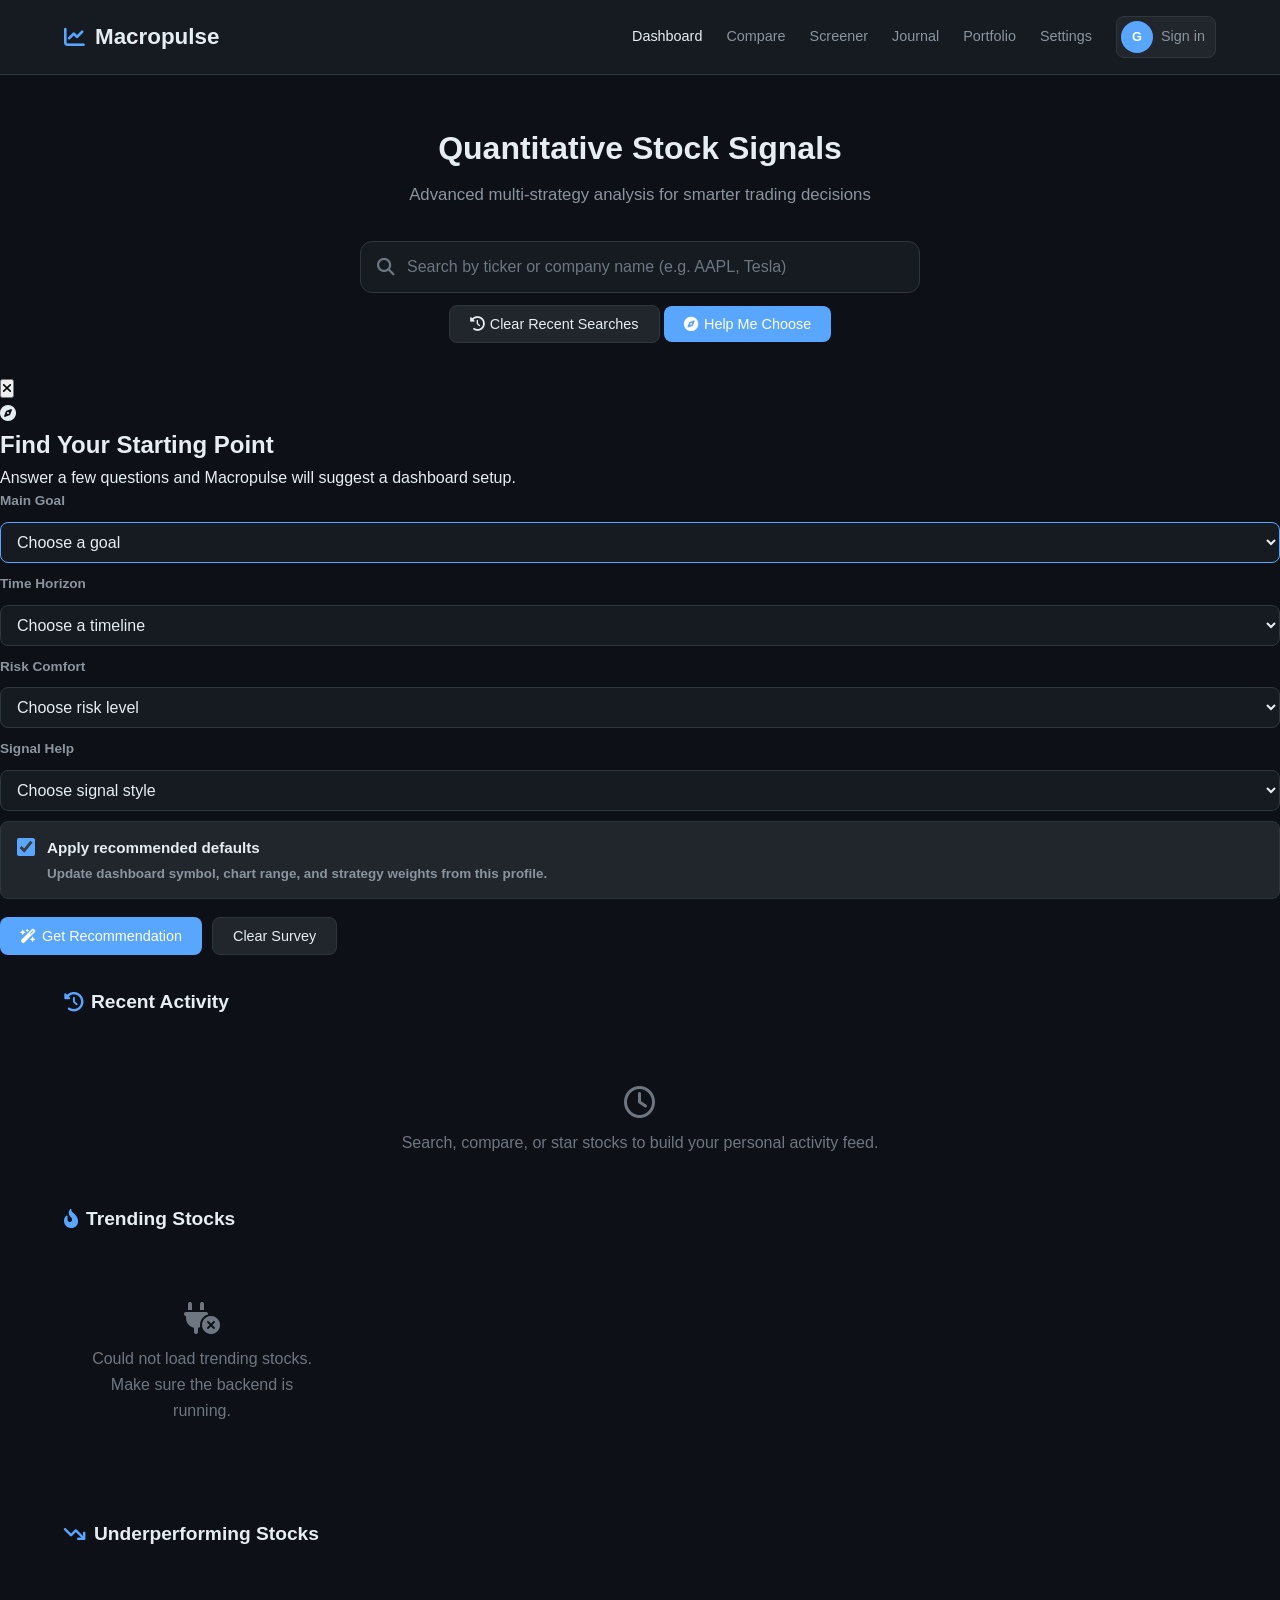
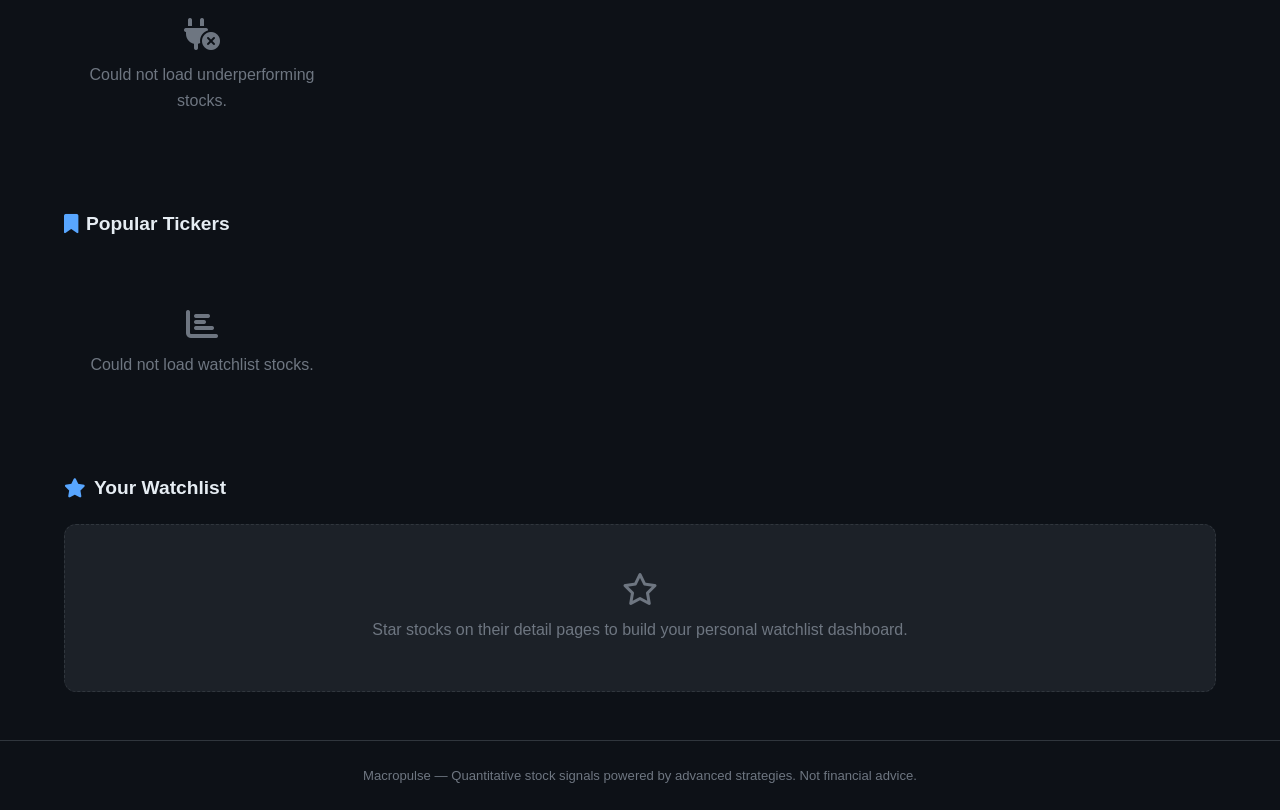
<file: frontend/index.html>
<!DOCTYPE html>
<html lang="en">
<head>
    <meta charset="UTF-8">
    <meta name="viewport" content="width=device-width, initial-scale=1.0">
    <title>Macropulse - Quant Stock Signals</title>
    <script>
<!-- Yash Patel, 05/18/2026
Apply saved color-blind display mode to the website-->
    try {
            const prefs = JSON.parse(localStorage.getItem("macropulsePreferences") || "{}");
            document.documentElement.setAttribute("data-theme", prefs.theme || "dark");
            document.documentElement.setAttribute("data-color-blind-mode", prefs.colorBlindMode || "default");
        } catch {
            document.documentElement.setAttribute("data-theme", "dark");
            document.documentElement.setAttribute("data-color-blind-mode", "default");
        }
    </script>
    <link rel="stylesheet" href="css/style.css">
    <link rel="stylesheet" href="https://cdnjs.cloudflare.com/ajax/libs/font-awesome/6.5.1/css/all.min.css">
</head>
<body>
    <!-- Navigation -->
    <nav class="navbar">
        <div class="container">
            <a href="index.html" class="navbar-brand">
                <i class="fa-solid fa-chart-line"></i>
                Macropulse
            </a>
<!-- Yash Patel, 06/1/2026
Added compare button that links to the webpage-->
            <div class="navbar-links">
                <a href="index.html" class="active">Dashboard</a>
		<a href="compare.html">Compare</a>
                <a href="screener.html">Screener</a>
                <a href="journal.html">Journal</a>
                <a href="portfolio.html">Portfolio</a>
                <a href="settings.html">Settings</a>
                <a href="settings.html" class="profile-button" data-profile-button aria-label="Open settings">
                    <span class="profile-avatar">
                        <img data-profile-image alt="Profile picture" hidden>
                        <span data-profile-initials>G</span>
                    </span>
                    <span data-profile-status>Sign in</span>
                </a>
            </div>
        </div>
    </nav>

    <!-- Search Section -->
    <section class="search-section">
        <div class="container">
            <h1>Quantitative Stock Signals</h1>
            <p>Advanced multi-strategy analysis for smarter trading decisions</p>

            <div class="search-wrapper">
                <div class="search-input-group">
                    <i class="fa-solid fa-magnifying-glass"></i>
                    <input
                        type="text"
                        id="search-input"
                        placeholder="Search by ticker or company name (e.g. AAPL, Tesla)"
                        autocomplete="off"
                    >
                </div>
                <div class="search-results-dropdown" id="search-dropdown">
                   <!-- Results injected by JS -->
                </div>
            </div>

            <!-- Anurag Ravi, 5/7/2026
            Added a button so users can quickly clear their saved recent searches. -->
            <button type="button" class="btn btn-secondary" id="clear-recent-searches-btn" style="margin-top: 12px;">
                <i class="fa-solid fa-clock-rotate-left"></i>
                Clear Recent Searches
            </button>
            <button type="button" class="btn btn-primary" id="open-investment-survey" style="margin-top: 12px;">
                <i class="fa-solid fa-compass"></i>
                Help Me Choose
            </button>
        </div>
    </section>

    <div class="modal-backdrop" id="investment-survey-modal" hidden>
        <div class="modal-panel investment-survey-modal" role="dialog" aria-modal="true" aria-labelledby="investment-survey-title">
            <button type="button" class="modal-close" id="close-investment-survey" aria-label="Close investment guide">
                <i class="fa-solid fa-xmark"></i>
            </button>

            <div class="modal-header">
                <i class="fa-solid fa-compass"></i>
                <div>
                    <h2 id="investment-survey-title">Find Your Starting Point</h2>
                    <p>Answer a few questions and Macropulse will suggest a dashboard setup.</p>
                </div>
            </div>

            <form class="settings-form" id="investment-survey-form">
                <label for="investment-goal">Main Goal</label>
                <select id="investment-goal">
                    <option value="">Choose a goal</option>
                    <option value="long_term">Long-term growth</option>
                    <option value="income">Steady income</option>
                    <option value="active_trading">Active trading ideas</option>
                    <option value="capital_protection">Protect my money</option>
                </select>

                <label for="investment-horizon">Time Horizon</label>
                <select id="investment-horizon">
                    <option value="">Choose a timeline</option>
                    <option value="short">Less than 1 year</option>
                    <option value="medium">1 to 5 years</option>
                    <option value="long">5+ years</option>
                </select>

                <label for="investment-risk">Risk Comfort</label>
                <select id="investment-risk">
                    <option value="">Choose risk level</option>
                    <option value="low">Low risk</option>
                    <option value="balanced">Balanced risk</option>
                    <option value="high">High risk</option>
                </select>

                <label for="signal-preference">Signal Help</label>
                <select id="signal-preference">
                    <option value="">Choose signal style</option>
                    <option value="educational">Show safer starting points</option>
                    <option value="signal_guided">Recommend stocks to research from BUY/HOLD/SELL signals</option>
                    <option value="manual">I only want the survey summary</option>
                </select>

                <label class="preference-toggle">
                    <input type="checkbox" id="apply-survey-defaults" checked>
                    <span>
                        <strong>Apply recommended defaults</strong>
                        <small>Update dashboard symbol, chart range, and strategy weights from this profile.</small>
                    </span>
                </label>

                <div class="settings-actions">
                    <button type="submit" class="btn btn-primary">
                        <i class="fa-solid fa-wand-magic-sparkles"></i>
                        Get Recommendation
                    </button>
                    <button type="button" class="btn btn-secondary" id="clear-investment-survey">
                        Clear Survey
                    </button>
                </div>
                <p class="settings-feedback" id="investment-survey-feedback" role="status" aria-live="polite"></p>
            </form>

            <div class="investment-recommendation" id="investment-recommendation" hidden>
                <div class="recommendation-label">Recommended starting point</div>
                <h3 id="investment-recommendation-title"></h3>
                <p id="investment-recommendation-copy"></p>
                <div class="recommendation-chips" id="investment-recommendation-chips"></div>
                <div class="recommendation-symbols" id="investment-recommendation-symbols"></div>
                <small>Educational guidance only. Review risk, fees, and your own financial situation before investing.</small>
            </div>
        </div>
    </div>

    <section class="container recent-activity-section">
        <div class="section-title">
            <i class="fa-solid fa-clock-rotate-left"></i>
            <span>Recent Activity</span>
        </div>
        <div class="recent-activity-feed" id="recent-activity-feed" aria-live="polite">
            <!-- Populated by JS -->
        </div>
    </section>

    <!-- Trending Stocks -->
    <section class="container">
        <div class="section-title">
            <i class="fa-solid fa-fire-flame-curved"></i>
            <span>Trending Stocks</span>
        </div>
        <div class="stocks-grid" id="trending-grid">
            <div class="loading-spinner" id="trending-loading">
                <i class="fa-solid fa-spinner"></i>
                <span>Loading trending stocks...</span>
            </div>
        </div>
    </section>

    <section class="container">
        <div class="section-title">
            <i class="fa-solid fa-arrow-trend-down"></i>
            <span>Underperforming Stocks</span>
        </div>
        <div class="stocks-grid" id="underperforming-grid">
            <div class="loading-spinner" id="underperforming-loading">
                <i class="fa-solid fa-spinner"></i>
                <span>Loading underperforming stocks...</span>
            </div>
        </div>
    </section>

    <!-- Webpage -->
    <!-- Watchlist -->
    <section class="container" id="watchlist-section">
        <div class="section-title">
            <i class="fa-solid fa-bookmark"></i>
            <span>Popular Tickers</span>
        </div>
        <div class="stocks-grid" id="watchlist-grid">
            <!-- Populated by JS -->
        </div>
    </section>

    <section class="container" id="saved-stocks-section">
        <div class="section-title saved-stocks-title">
            <i class="fa-solid fa-star"></i>
            <span>Your Watchlist</span>
        </div>
        <div class="stocks-grid" id="saved-stocks-grid">
            <!-- Populated by JS -->
        </div>
    </section>

    <!-- Footer -->
    <footer class="footer">
        <div class="container">
            Macropulse &mdash; Quantitative stock signals powered by advanced strategies.
            Not financial advice.
        </div>
    </footer>

    

    <script src="js/api.js"></script>
    <script src="js/preferences.js"></script>
    <script src="js/app.js"></script>
</body>
</html>
</file>
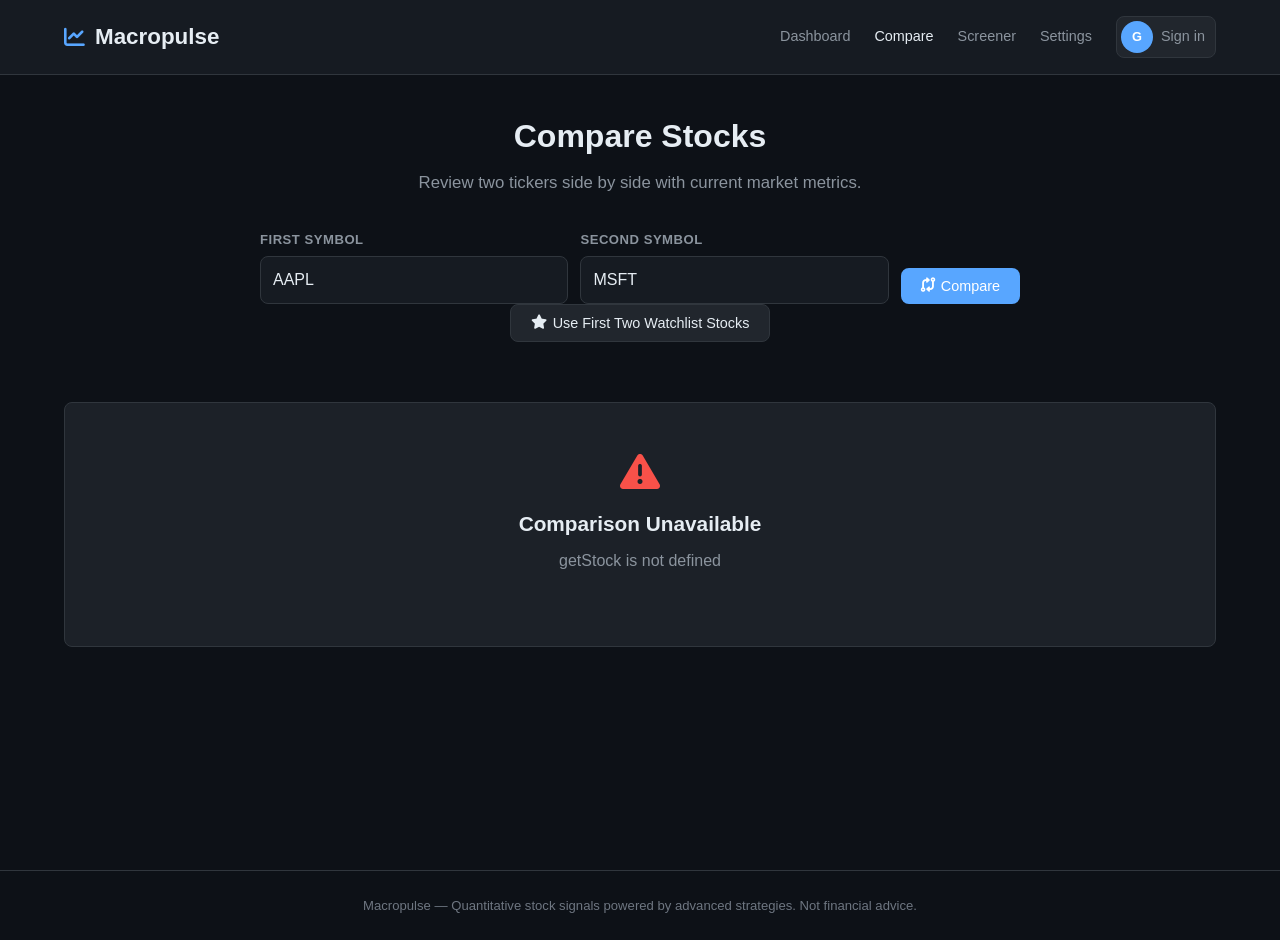
<file: frontend/compare.html>
<!DOCTYPE html>
<html lang="en">
<!-- Yash Patel, 05/25/2026
Loads saved theme and color-blind preferences before page renders, applying defaults if unavailable-->
<head>
    <meta charset="UTF-8">
    <meta name="viewport" content="width=device-width, initial-scale=1.0">
    <title>Compare Stocks - Macropulse</title>
    <script>
        try {
            const prefs = JSON.parse(localStorage.getItem("macropulsePreferences") || "{}");
            document.documentElement.setAttribute("data-theme", prefs.theme || "dark");
            document.documentElement.setAttribute("data-color-blind-mode", prefs.colorBlindMode || "default");
        } catch {
            document.documentElement.setAttribute("data-theme", "dark");
            document.documentElement.setAttribute("data-color-blind-mode", "default");
        }
    </script>
    <link rel="stylesheet" href="css/style.css">
    <link rel="stylesheet" href="https://cdnjs.cloudflare.com/ajax/libs/font-awesome/6.5.1/css/all.min.css">
</head>
<!-- Yash Patel, 05/25/2026
Creates navigation bar with page links, branding, and user profile access button -->
<body>
    <nav class="navbar">
        <div class="container">
            <a href="index.html" class="navbar-brand">
                <i class="fa-solid fa-chart-line"></i>
                Macropulse
            </a>
            <div class="navbar-links">
                <a href="index.html">Dashboard</a>
                <a href="compare.html" class="active">Compare</a>
                <a href="screener.html">Screener</a>
                <a href="settings.html">Settings</a>
                <a href="settings.html" class="profile-button" data-profile-button aria-label="Open settings">
                    <span class="profile-avatar">
                        <img data-profile-image alt="Profile picture" hidden>
                        <span data-profile-initials>G</span>
                    </span>
                    <span data-profile-status>Sign in</span>
                </a>
            </div>
        </div>
    </nav>
<!-- Yash Patel, 05/25/2026
 Provides stock comparison form with two ticker inputs and a button to compare-->
    <section class="search-section compare-hero">
        <div class="container">
            <h1>Compare Stocks</h1>
            <p>Review two tickers side by side with current market metrics.</p>

            <form class="compare-form" id="compare-form">
                <label class="compare-input-group">
                    <span>First Symbol</span>
                    <input type="text" id="compare-symbol-a" value="AAPL" placeholder="AAPL" autocomplete="off" required>
                </label>
                <label class="compare-input-group">
                    <span>Second Symbol</span>
                    <input type="text" id="compare-symbol-b" value="MSFT" placeholder="MSFT" autocomplete="off" required>
                </label>
                <button type="submit" class="btn btn-primary">
                    <i class="fa-solid fa-code-compare"></i>
                    Compare
                </button>
            </form>
            <div class="compare-watchlist-tools">
                <button type="button" class="btn btn-secondary" id="load-watchlist-compare">
                    <i class="fa-solid fa-star"></i>
                    Use First Two Watchlist Stocks
                </button>
                <p id="compare-watchlist-feedback" class="compare-watchlist-feedback" role="status" aria-live="polite"></p>
            </div>
        </div>
    </section>
<!-- Yash Patel, 05/25/2026
 Displays loading indicator and error message when stock comparison data cannot be retrieved-->
    <main class="container compare-page">
        <div class="loading-spinner" id="compare-loading" style="display:none">
            <i class="fa-solid fa-spinner"></i>
            <span>Loading comparison...</span>
        </div>

        <div class="error-state compare-error" id="compare-error" style="display:none">
            <i class="fa-solid fa-triangle-exclamation"></i>
            <h2>Comparison Unavailable</h2>
            <p id="compare-error-message">Enter two valid stock symbols to compare.</p>
        </div>
<!-- Yash Patel, 05/25/2026
 Displays stock comparison results with summary cards and side-by-side metrics table-->
        <section id="compare-results" style="display:none" aria-live="polite">
            <div class="compare-summary-grid" id="compare-summary-grid"></div>

            <div class="section-title">
                <i class="fa-solid fa-table-columns"></i>
                <span>Side-by-Side Metrics</span>
            </div>

            <div class="comparison-table-wrapper">
                <table class="comparison-table">
                    <thead>
                        <tr>
                            <th>Metric</th>
                            <th id="compare-header-a">Stock A</th>
                            <th id="compare-header-b">Stock B</th>
                        </tr>
                    </thead>
                    <tbody id="compare-table-body"></tbody>
                </table>
            </div>
        </section>
    </main>
<!-- Yash Patel, 05/25/2026
 Shows site footer and loads scripts for API access, preferences, and stock comparison-->
    <footer class="footer">
        <div class="container">
            Macropulse &mdash; Quantitative stock signals powered by advanced strategies.
            Not financial advice.
        </div>
    </footer>

    <script src="js/api.js"></script>
    <script src="js/preferences.js"></script>
    <script src="js/compare.js"></script>
</body>
</html>
</file>
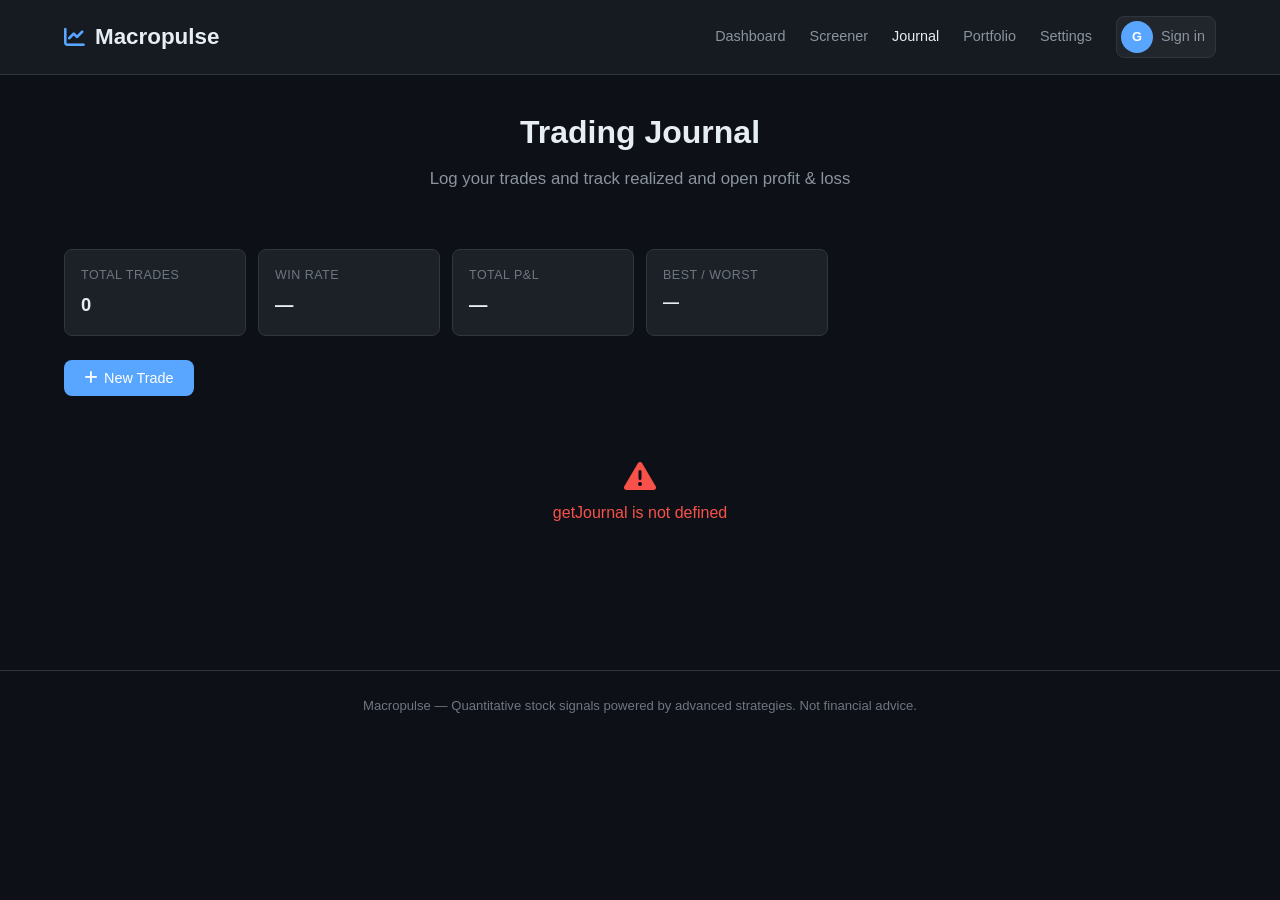
<file: frontend/journal.html>
<!DOCTYPE html>
<html lang="en">
<head>
    <meta charset="UTF-8">
    <meta name="viewport" content="width=device-width, initial-scale=1.0">
    <title>Journal - Macropulse</title>
    <script>
<!-- Apply color-blind / theme display mode before paint (matches other pages) -->
        try {
            const prefs = JSON.parse(localStorage.getItem("macropulsePreferences") || "{}");
            document.documentElement.setAttribute("data-theme", prefs.theme || "dark");
            document.documentElement.setAttribute("data-color-blind-mode", prefs.colorBlindMode || "default");
        } catch {
            document.documentElement.setAttribute("data-theme", "dark");
            document.documentElement.setAttribute("data-color-blind-mode", "default");
        }
    </script>
    <link rel="stylesheet" href="css/style.css">
    <link rel="stylesheet" href="https://cdnjs.cloudflare.com/ajax/libs/font-awesome/6.5.1/css/all.min.css">
</head>
<body>
    <!-- Navigation -->
    <nav class="navbar">
        <div class="container">
            <a href="index.html" class="navbar-brand">
                <i class="fa-solid fa-chart-line"></i>
                Macropulse
            </a>
            <div class="navbar-links">
                <a href="index.html">Dashboard</a>
                <a href="screener.html">Screener</a>
                <a href="journal.html" class="active">Journal</a>
                <a href="portfolio.html">Portfolio</a>
                <a href="settings.html">Settings</a>
                <a href="settings.html" class="profile-button" data-profile-button aria-label="Open settings">
                    <span class="profile-avatar">
                        <img data-profile-image alt="Profile picture" hidden>
                        <span data-profile-initials>G</span>
                    </span>
                    <span data-profile-status>Sign in</span>
                </a>
            </div>
        </div>
    </nav>

    <!-- Header -->
    <section class="search-section" style="padding: 2rem 0 1.5rem">
        <div class="container">
            <h1>Trading Journal</h1>
            <p>Log your trades and track realized and open profit &amp; loss</p>
        </div>
    </section>

    <div class="container" style="padding-bottom: 3rem">

        <!-- Stats Bar -->
        <div class="metrics-grid" id="journal-stats" style="margin-bottom: 1.5rem">
            <div class="metric-item">
                <div class="metric-label">Total Trades</div>
                <div class="metric-value" id="stat-total">0</div>
            </div>
            <div class="metric-item">
                <div class="metric-label">Win Rate</div>
                <div class="metric-value" id="stat-winrate">&mdash;</div>
            </div>
            <div class="metric-item">
                <div class="metric-label">Total P&amp;L</div>
                <div class="metric-value" id="stat-pnl">&mdash;</div>
            </div>
            <div class="metric-item">
                <div class="metric-label">Best / Worst</div>
                <div class="metric-value" id="stat-bestworst" style="font-size: 1rem">&mdash;</div>
            </div>
        </div>

        <!-- New Trade -->
        <button class="btn btn-primary" id="toggle-form-btn" style="margin-bottom: 1rem">
            <i class="fa-solid fa-plus"></i> New Trade
        </button>

        <form class="journal-form" id="trade-form" style="display:none; margin-bottom: 1.5rem">
            <div class="metrics-grid">
                <label>Symbol
                    <input type="text" id="f-symbol" placeholder="AAPL" required>
                </label>
                <label>Type
                    <select id="f-type">
                        <option value="BUY">BUY (long)</option>
                        <option value="SELL">SELL (short)</option>
                    </select>
                </label>
                <label>Entry Date
                    <input type="date" id="f-entry-date" required>
                </label>
                <label>Entry Price
                    <input type="number" id="f-entry-price" step="0.01" min="0" placeholder="150.00" required>
                </label>
                <label>Shares
                    <input type="number" id="f-shares" step="0.0001" min="0" placeholder="10" required>
                </label>
                <label>Tags
                    <input type="text" id="f-tags" placeholder="earnings, swing, long-term">
                </label>
                <label style="grid-column: 1 / -1">Notes
                    <input type="text" id="f-notes" placeholder="Optional">
                </label>
            </div>
            <div style="margin-top: 1rem">
                <button type="submit" class="btn btn-primary">Save Trade</button>
                <span id="form-error" style="color: var(--accent-red); margin-left: 1rem"></span>
            </div>
        </form>

        <!-- Controls: filter, search, export (US-I, US-H) -->
        <div class="screener-controls" id="journal-controls" style="display:none">
            <div class="screener-filters">
                <button class="screener-filter active" data-filter="all">All</button>
                <button class="screener-filter buy" data-filter="open">Open</button>
                <button class="screener-filter hold" data-filter="closed">Closed</button>
            </div>
            <input type="text" id="journal-search" placeholder="Filter by symbol..." class="journal-search">
            <input type="text" id="journal-tag-filter" placeholder="Filter by tag..." class="journal-search">
            <button class="btn btn-secondary" id="export-csv-btn">
                <i class="fa-solid fa-file-csv"></i> Export CSV
            </button>
            <span class="screener-count" id="journal-count"></span>
        </div>

        <!-- Table -->
        <div class="screener-table-wrapper" id="journal-table-wrapper" style="display:none">
            <table class="screener-table" id="journal-table">
                <thead>
                    <tr>
                        <th class="sortable" data-col="symbol">Symbol <i class="fa-solid fa-sort"></i></th>
                        <th class="sortable" data-col="trade_type">Type <i class="fa-solid fa-sort"></i></th>
                        <th class="sortable" data-col="entry_date">Entry Date <i class="fa-solid fa-sort"></i></th>
                        <th class="sortable" data-col="entry_price">Entry <i class="fa-solid fa-sort"></i></th>
                        <th class="sortable" data-col="shares">Shares <i class="fa-solid fa-sort"></i></th>
                        <th>Exit / Current</th>
                        <th class="sortable" data-col="pnl">P&amp;L <i class="fa-solid fa-sort"></i></th>
                        <th class="sortable" data-col="pnl_percent">P&amp;L % <i class="fa-solid fa-sort"></i></th>
                        <th class="sortable" data-col="status">Status <i class="fa-solid fa-sort"></i></th>
                        <th>Tags</th>
                        <th>Notes</th>
                        <th>Actions</th>
                    </tr>
                </thead>
                <tbody id="journal-tbody"></tbody>
            </table>
        </div>

        <!-- Empty State -->
        <div class="empty-state" id="journal-empty" style="display:none">
            <i class="fa-solid fa-book" style="font-size:2rem; margin-bottom:0.5rem"></i>
            <p>No trades logged yet. Click "New Trade" to add one.</p>
        </div>

        <!-- Error State -->
        <div class="empty-state" id="journal-error" style="display:none; color: var(--accent-red)">
            <i class="fa-solid fa-triangle-exclamation" style="font-size:2rem; margin-bottom:0.5rem"></i>
            <p id="journal-error-msg">Failed to load journal.</p>
        </div>

    </div>

    <!-- Footer -->
    <footer class="footer">
        <div class="container">
            Macropulse &mdash; Quantitative stock signals powered by advanced strategies.
            Not financial advice.
        </div>
    </footer>

    <script src="js/api.js"></script>
    <script src="js/preferences.js"></script>
    <script src="js/journal.js"></script>
</body>
</html>
</file>
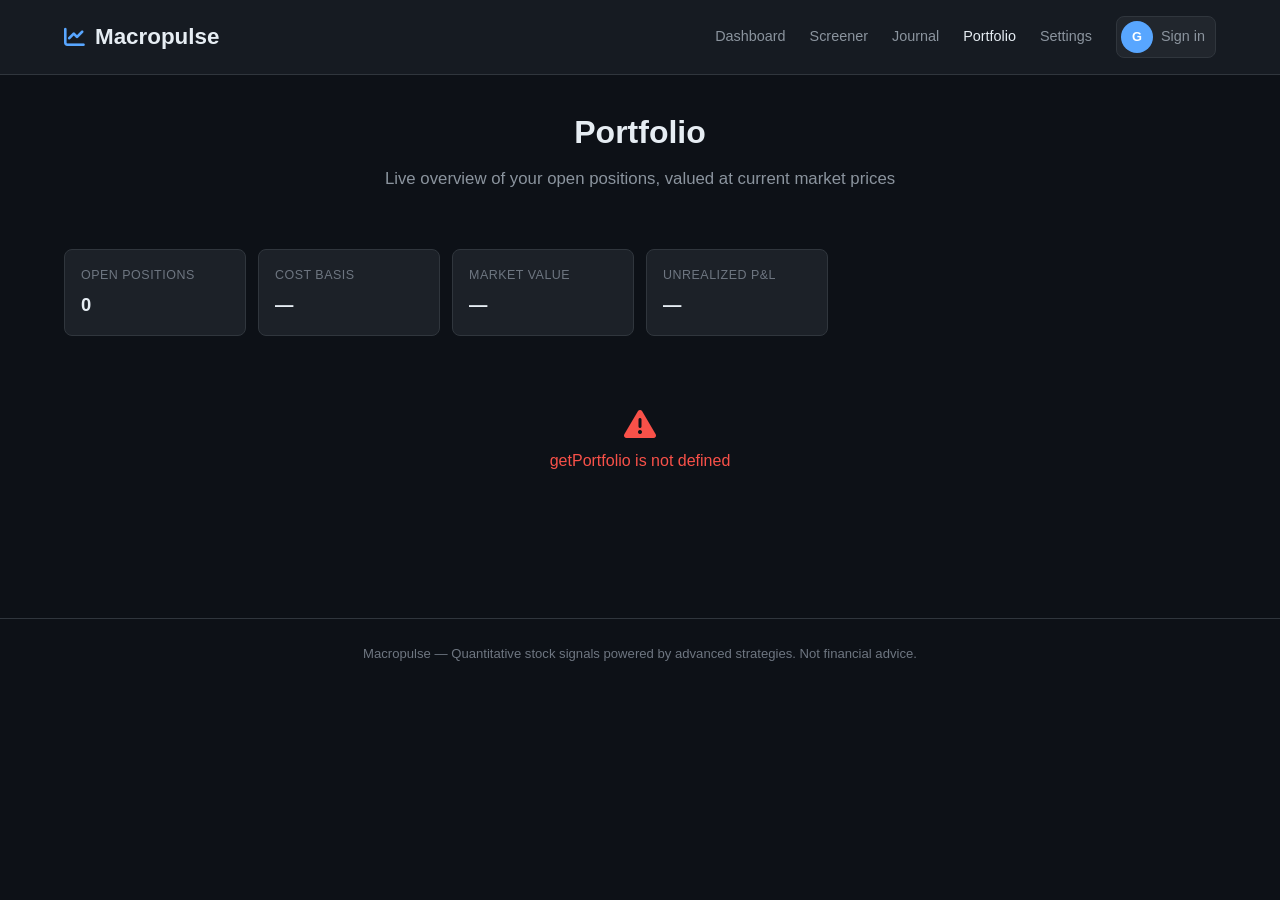
<file: frontend/portfolio.html>
<!DOCTYPE html>
<html lang="en">
<head>
    <meta charset="UTF-8">
    <meta name="viewport" content="width=device-width, initial-scale=1.0">
    <title>Portfolio - Macropulse</title>
    <script>
<!-- Apply color-blind / theme display mode before paint (matches other pages) -->
        try {
            const prefs = JSON.parse(localStorage.getItem("macropulsePreferences") || "{}");
            document.documentElement.setAttribute("data-theme", prefs.theme || "dark");
            document.documentElement.setAttribute("data-color-blind-mode", prefs.colorBlindMode || "default");
        } catch {
            document.documentElement.setAttribute("data-theme", "dark");
            document.documentElement.setAttribute("data-color-blind-mode", "default");
        }
    </script>
    <link rel="stylesheet" href="css/style.css">
    <link rel="stylesheet" href="https://cdnjs.cloudflare.com/ajax/libs/font-awesome/6.5.1/css/all.min.css">
</head>
<body>
    <!-- Navigation -->
    <nav class="navbar">
        <div class="container">
            <a href="index.html" class="navbar-brand">
                <i class="fa-solid fa-chart-line"></i>
                Macropulse
            </a>
            <div class="navbar-links">
                <a href="index.html">Dashboard</a>
                <a href="screener.html">Screener</a>
                <a href="journal.html">Journal</a>
                <a href="portfolio.html" class="active">Portfolio</a>
                <a href="settings.html">Settings</a>
                <a href="settings.html" class="profile-button" data-profile-button aria-label="Open settings">
                    <span class="profile-avatar">
                        <img data-profile-image alt="Profile picture" hidden>
                        <span data-profile-initials>G</span>
                    </span>
                    <span data-profile-status>Sign in</span>
                </a>
            </div>
        </div>
    </nav>

    <!-- Header -->
    <section class="search-section" style="padding: 2rem 0 1.5rem">
        <div class="container">
            <h1>Portfolio</h1>
            <p>Live overview of your open positions, valued at current market prices</p>
        </div>
    </section>

    <div class="container" style="padding-bottom: 3rem">

        <!-- Totals -->
        <div class="metrics-grid" id="portfolio-totals" style="margin-bottom: 1.5rem">
            <div class="metric-item">
                <div class="metric-label">Open Positions</div>
                <div class="metric-value" id="tot-count">0</div>
            </div>
            <div class="metric-item">
                <div class="metric-label">Cost Basis</div>
                <div class="metric-value" id="tot-cost">&mdash;</div>
            </div>
            <div class="metric-item">
                <div class="metric-label">Market Value</div>
                <div class="metric-value" id="tot-market">&mdash;</div>
            </div>
            <div class="metric-item">
                <div class="metric-label">Unrealized P&amp;L</div>
                <div class="metric-value" id="tot-pnl">&mdash;</div>
            </div>
        </div>

        <!-- Table -->
        <div class="screener-table-wrapper" id="portfolio-table-wrapper" style="display:none">
            <table class="screener-table" id="portfolio-table">
                <thead>
                    <tr>
                        <th>Symbol</th>
                        <th>Shares</th>
                        <th>Avg Entry</th>
                        <th>Current</th>
                        <th>Cost Basis</th>
                        <th>Market Value</th>
                        <th>Unrealized P&amp;L</th>
                        <th>Allocation</th>
                    </tr>
                </thead>
                <tbody id="portfolio-tbody"></tbody>
            </table>
        </div>

        <!-- Empty State -->
        <div class="empty-state" id="portfolio-empty" style="display:none">
            <i class="fa-solid fa-wallet" style="font-size:2rem; margin-bottom:0.5rem"></i>
            <p>No open positions. Add an open trade in the <a href="journal.html">Journal</a> to see it here.</p>
        </div>

        <!-- Error State -->
        <div class="empty-state" id="portfolio-error" style="display:none; color: var(--accent-red)">
            <i class="fa-solid fa-triangle-exclamation" style="font-size:2rem; margin-bottom:0.5rem"></i>
            <p id="portfolio-error-msg">Failed to load portfolio.</p>
        </div>

    </div>

    <!-- Footer -->
    <footer class="footer">
        <div class="container">
            Macropulse &mdash; Quantitative stock signals powered by advanced strategies.
            Not financial advice.
        </div>
    </footer>

    <script src="js/api.js"></script>
    <script src="js/preferences.js"></script>
    <script src="js/portfolio.js"></script>
</body>
</html>
</file>
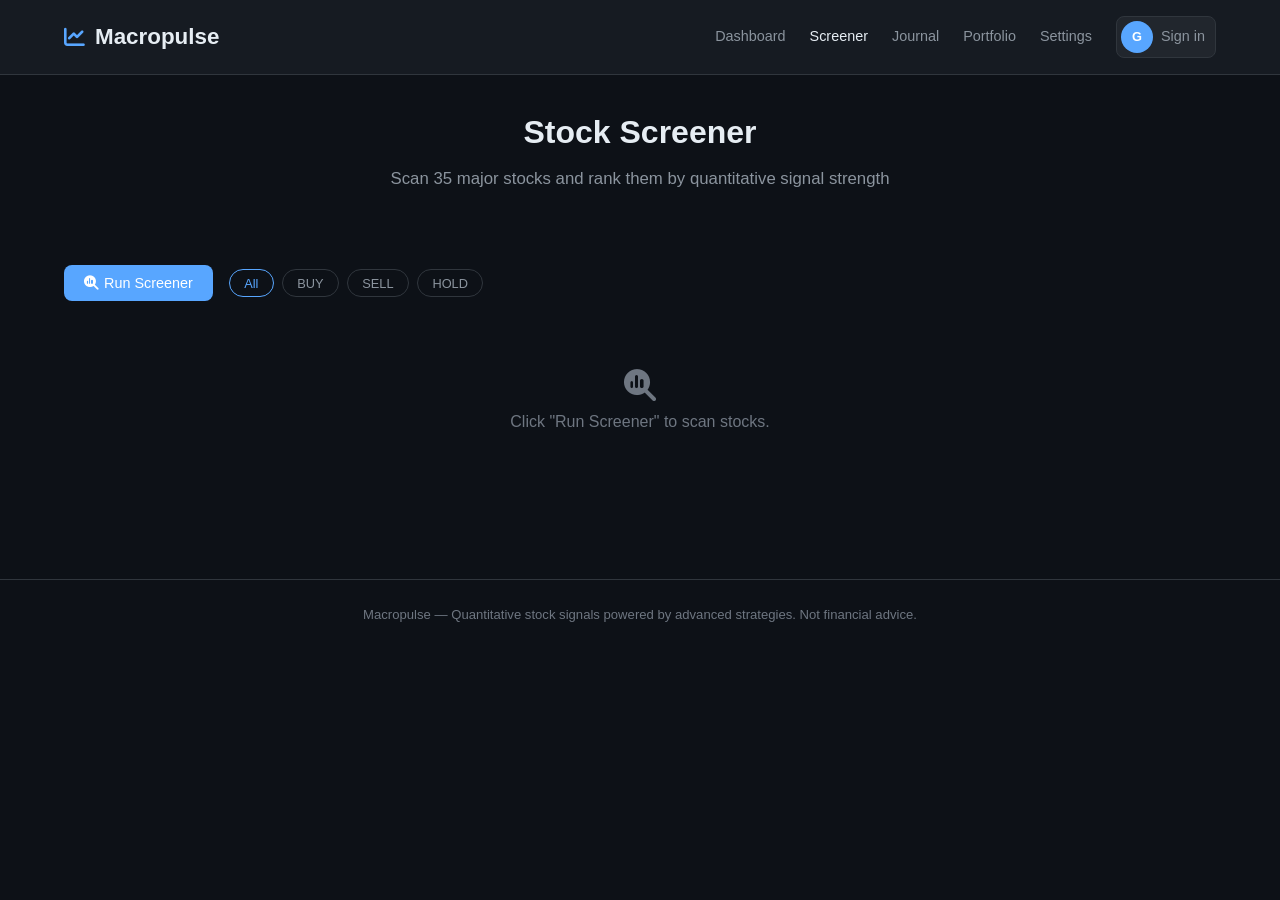
<file: frontend/screener.html>
<!DOCTYPE html>
<html lang="en">
<head>
    <meta charset="UTF-8">
    <meta name="viewport" content="width=device-width, initial-scale=1.0">
    <title>Screener - Macropulse</title>
    <script>
<!-- Yash Patel, 05/18/2026
Apply color-blind display mode on the website-->
        try {
            const prefs = JSON.parse(localStorage.getItem("macropulsePreferences") || "{}");
            document.documentElement.setAttribute("data-theme", prefs.theme || "dark");
            document.documentElement.setAttribute("data-color-blind-mode", prefs.colorBlindMode || "default");
        } catch {
            document.documentElement.setAttribute("data-theme", "dark");
            document.documentElement.setAttribute("data-color-blind-mode", "default");
        }
    </script>
    <link rel="stylesheet" href="css/style.css">
    <link rel="stylesheet" href="https://cdnjs.cloudflare.com/ajax/libs/font-awesome/6.5.1/css/all.min.css">
</head>
<body>
    <!-- Navigation -->
    <nav class="navbar">
        <div class="container">
            <a href="index.html" class="navbar-brand">
                <i class="fa-solid fa-chart-line"></i>
                Macropulse
            </a>
            <div class="navbar-links">
                <a href="index.html">Dashboard</a>
                <a href="screener.html" class="active">Screener</a>
                <a href="journal.html">Journal</a>
                <a href="portfolio.html">Portfolio</a>
                <a href="settings.html">Settings</a>
                <a href="settings.html" class="profile-button" data-profile-button aria-label="Open settings">
                    <span class="profile-avatar">
                        <img data-profile-image alt="Profile picture" hidden>
                        <span data-profile-initials>G</span>
                    </span>
                    <span data-profile-status>Sign in</span>
                </a>
            </div>
        </div>
    </nav>

    <!-- Header -->
    <section class="search-section" style="padding: 2rem 0 1.5rem">
        <div class="container">
            <h1>Stock Screener</h1>
            <p>Scan 35 major stocks and rank them by quantitative signal strength</p>
        </div>
    </section>

    <div class="container" style="padding-bottom: 3rem">

        <!-- Controls -->
        <div class="screener-controls">
            <button class="btn btn-primary" id="run-screener-btn">
                <i class="fa-solid fa-magnifying-glass-chart"></i>
                Run Screener
            </button>

            <div class="screener-filters">
                <button class="screener-filter active" data-filter="all">All</button>
                <button class="screener-filter buy" data-filter="BUY">BUY</button>
                <button class="screener-filter sell" data-filter="SELL">SELL</button>
                <button class="screener-filter hold" data-filter="HOLD">HOLD</button>
            </div>

            <span class="screener-count" id="screener-count"></span>
        </div>

        <!-- Progress Bar -->
        <div class="screener-progress" id="screener-progress" style="display:none">
            <div class="screener-progress-bar" id="screener-progress-bar"></div>
            <span id="screener-progress-text">Scanning stocks...</span>
        </div>

        <!-- Table -->
        <div class="screener-table-wrapper" id="screener-table-wrapper" style="display:none">
            <table class="screener-table" id="screener-table">
                <thead>
                    <tr>
                        <th class="sortable" data-col="symbol">Symbol <i class="fa-solid fa-sort"></i></th>
                        <th class="sortable" data-col="price">Price <i class="fa-solid fa-sort"></i></th>
                        <th class="sortable" data-col="change">Change <i class="fa-solid fa-sort"></i></th>
                        <th>Signal</th>
                        <th class="sortable" data-col="confidence">Confidence <i class="fa-solid fa-sort"></i></th>
                        <th>Momentum</th>
                        <th>Mean Rev.</th>
                        <th>Monte Carlo</th>
                        <th>Factor</th>
                    </tr>
                </thead>
                <tbody id="screener-tbody"></tbody>
            </table>
        </div>

        <!-- Empty State -->
        <div class="empty-state" id="screener-empty" style="display:none">
            <i class="fa-solid fa-magnifying-glass-chart" style="font-size:2rem; margin-bottom:0.5rem"></i>
            <p>Click "Run Screener" to scan stocks.</p>
        </div>

        <!-- Error State -->
        <div class="empty-state" id="screener-error" style="display:none; color: var(--accent-red)">
            <i class="fa-solid fa-triangle-exclamation" style="font-size:2rem; margin-bottom:0.5rem"></i>
            <p id="screener-error-msg">Failed to run screener.</p>
        </div>

    </div>

    <!-- Footer -->
    <footer class="footer">
        <div class="container">
            Macropulse &mdash; Quantitative stock signals powered by advanced strategies.
            Not financial advice.
        </div>
    </footer>

    <script src="js/api.js"></script>
    <script src="js/preferences.js"></script>
    <script src="js/screener.js"></script>
</body>
</html>
</file>
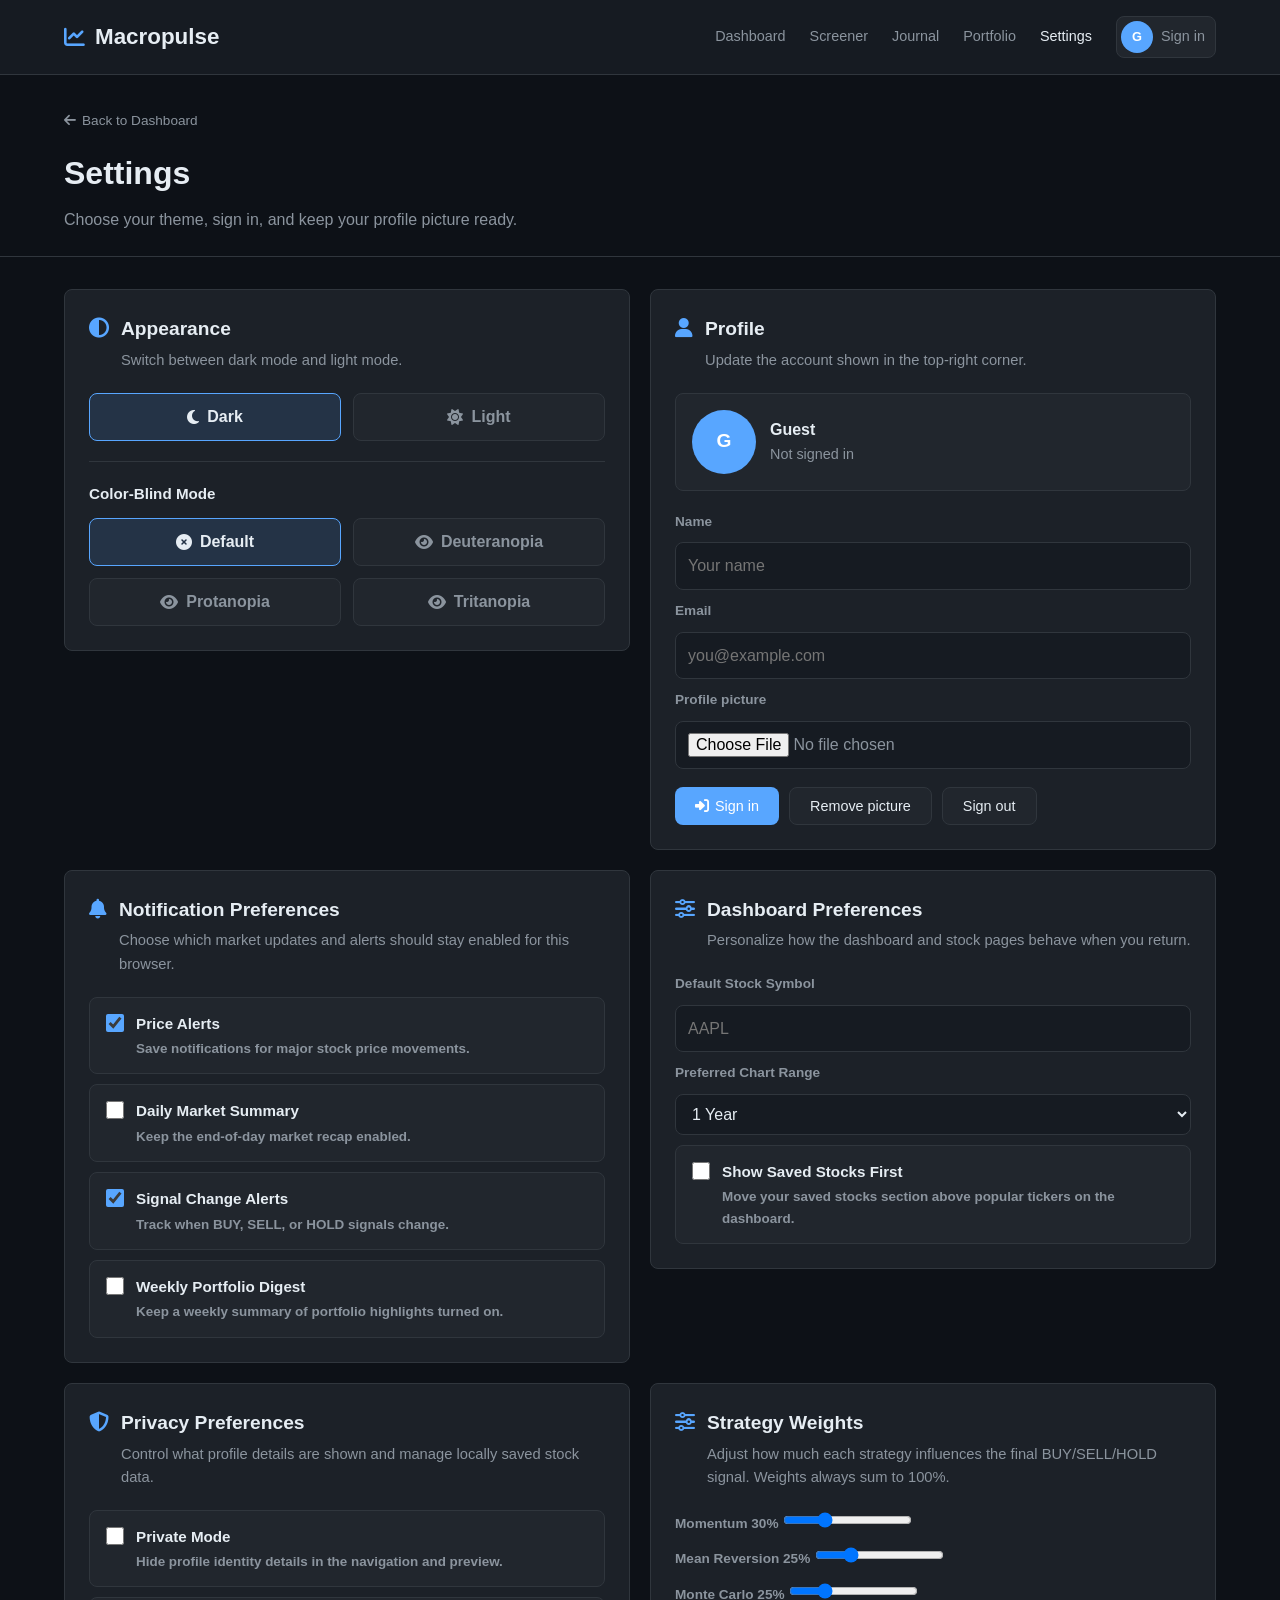
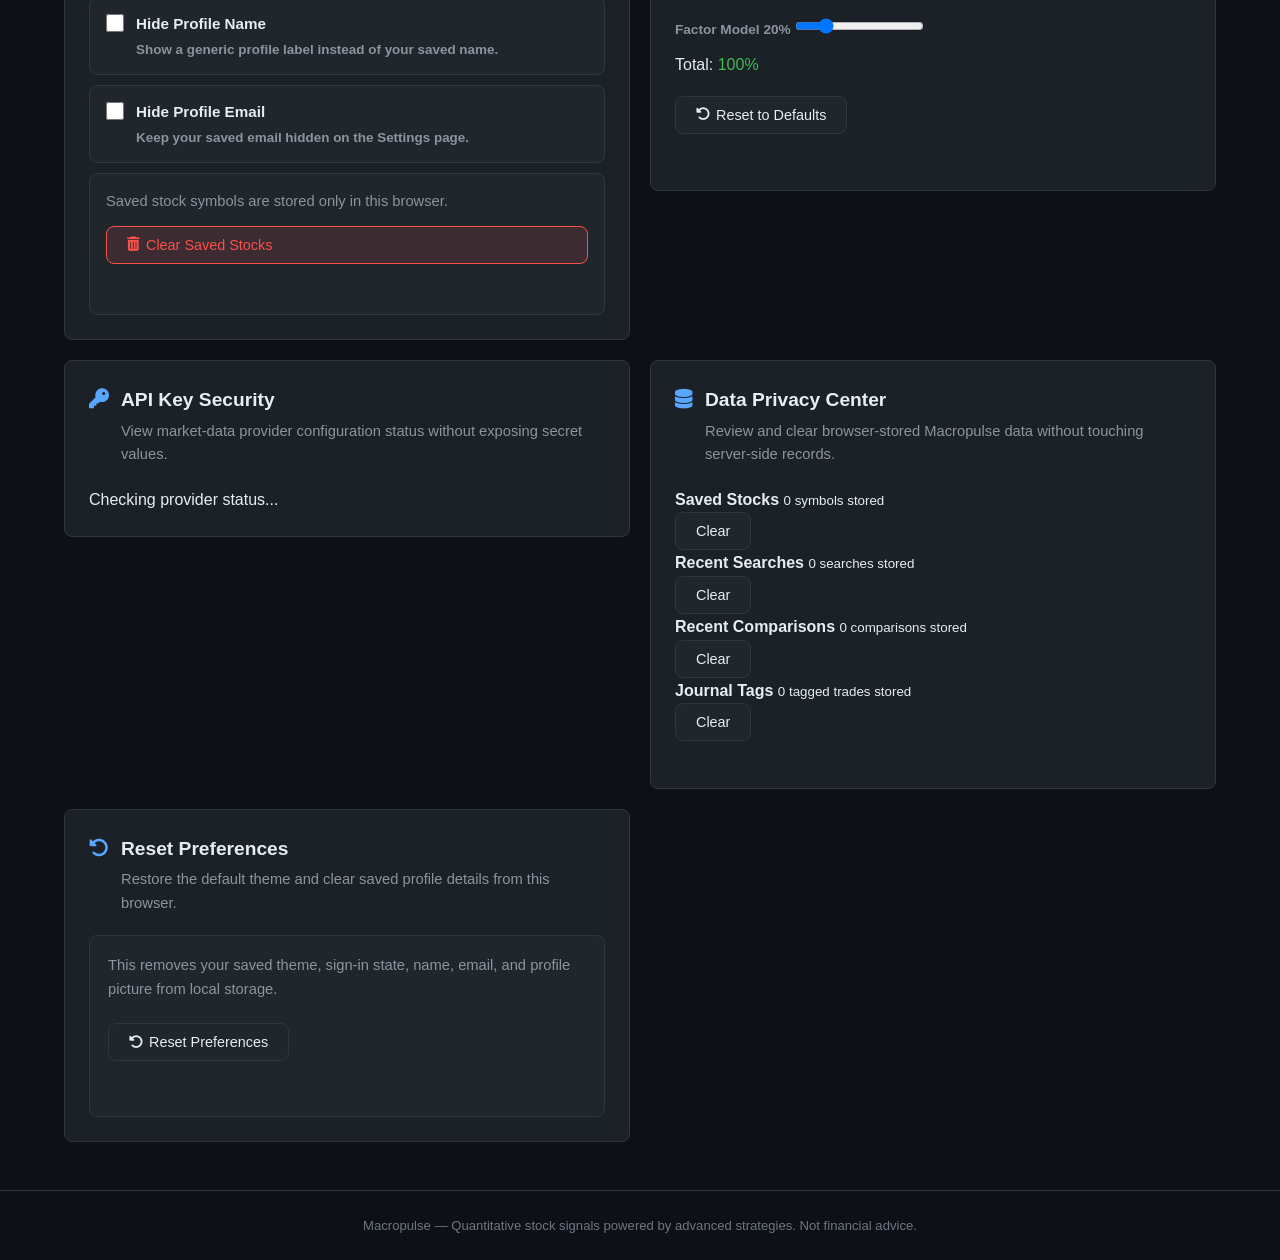
<file: frontend/settings.html>
<!DOCTYPE html>
<html lang="en">
<head>
    <meta charset="UTF-8">
    <meta name="viewport" content="width=device-width, initial-scale=1.0">
    <title>Settings - Macropulse</title>
    <script>
<!-- Yash Patel, 05/14/2026
    Set the data-color-blind-mode attributes for the website-->
        try {
            const prefs = JSON.parse(localStorage.getItem("macropulsePreferences") || "{}");
            document.documentElement.setAttribute("data-theme", prefs.theme || "dark");
            document.documentElement.setAttribute("data-color-blind-mode", prefs.colorBlindMode || "default");
        } catch {
            document.documentElement.setAttribute("data-theme", "dark");
            document.documentElement.setAttribute("data-color-blind-mode", "default");
        }
    </script>
    <link rel="stylesheet" href="css/style.css">
    <link rel="stylesheet" href="https://cdnjs.cloudflare.com/ajax/libs/font-awesome/6.5.1/css/all.min.css">
</head>
<body>
    <nav class="navbar">
        <div class="container">
            <a href="index.html" class="navbar-brand">
                <i class="fa-solid fa-chart-line"></i>
                Macropulse
            </a>
            <div class="navbar-links">
                <a href="index.html">Dashboard</a>
                <a href="screener.html">Screener</a>
                <a href="journal.html">Journal</a>
                <a href="portfolio.html">Portfolio</a>
                <a href="settings.html" class="active">Settings</a>
                <a href="settings.html" class="profile-button" data-profile-button aria-label="Open settings">
                    <span class="profile-avatar">
                        <img data-profile-image alt="Profile picture" hidden>
                        <span data-profile-initials>G</span>
                    </span>
                    <span data-profile-status>Sign in</span>
                </a>
            </div>
        </div>
    </nav>

    <main class="settings-page">
        <section class="settings-hero">
            <div class="container">
                <a href="index.html" class="back-link">
                    <i class="fa-solid fa-arrow-left"></i> Back to Dashboard
                </a>
                <h1>Settings</h1>
                <p>Choose your theme, sign in, and keep your profile picture ready.</p>
            </div>
        </section>

        <section class="container settings-grid">
            <div class="settings-panel">
                <div class="settings-panel-header">
                    <i class="fa-solid fa-circle-half-stroke"></i>
                    <div>
                        <h2>Appearance</h2>
                        <p>Switch between dark mode and light mode.</p>
                    </div>
                </div>

                <div class="theme-toggle" role="group" aria-label="Theme mode">
                    <button type="button" class="theme-option" data-theme-option="dark">
                        <i class="fa-solid fa-moon"></i>
                        Dark
                    </button>
                    <button type="button" class="theme-option" data-theme-option="light">
                        <i class="fa-solid fa-sun"></i>
                        Light
                    </button>
                </div>
<!-- Yash Patel, 05/14/2026
Color-blind mode selection buttons for switching accessibility display settings -->
                <div class="color-mode-section">
                    <h3>Color-Blind Mode</h3>
                    <div class="color-mode-toggle" role="group" aria-label="Color-blind display mode">
                        <button type="button" class="color-mode-option" data-color-blind-mode="default">
                            <i class="fa-solid fa-circle-xmark"></i>
                            Default
                        </button>
                        <button type="button" class="color-mode-option" data-color-blind-mode="deuteranopia">
                            <i class="fa-solid fa-eye"></i>
                            Deuteranopia
                        </button>
                        <button type="button" class="color-mode-option" data-color-blind-mode="protanopia">
                            <i class="fa-solid fa-eye"></i>
                            Protanopia
                        </button>
                        <button type="button" class="color-mode-option" data-color-blind-mode="tritanopia">
                            <i class="fa-solid fa-eye"></i>
                            Tritanopia
                        </button>
                    </div>
                </div>
            </div>

            <div class="settings-panel">
                <div class="settings-panel-header">
                    <i class="fa-solid fa-user"></i>
                    <div>
                        <h2>Profile</h2>
                        <p>Update the account shown in the top-right corner.</p>
                    </div>
                </div>

                <div class="profile-preview">
                    <span class="profile-avatar profile-avatar-lg">
                        <img id="profile-preview-image" alt="Profile picture preview" hidden>
                        <span id="profile-preview-initials">G</span>
                    </span>
                    <div>
                        <div class="profile-preview-name" id="profile-preview-name">Guest</div>
                        <div class="profile-preview-email" id="profile-preview-email">Not signed in</div>
                    </div>
                </div>

                <form class="settings-form" id="profile-form">
                    <label for="profile-name">Name</label>
                    <input type="text" id="profile-name" placeholder="Your name" autocomplete="name">

                    <label for="profile-email">Email</label>
                    <input type="email" id="profile-email" placeholder="you@example.com" autocomplete="email">

                    <label for="profile-image-input">Profile picture</label>
                    <input type="file" id="profile-image-input" accept="image/*">

                    <div class="settings-actions">
                        <button type="submit" class="btn btn-primary">
                            <i class="fa-solid fa-right-to-bracket"></i>
                            Sign in
                        </button>
                        <button type="button" class="btn btn-secondary" id="clear-profile-image">
                            Remove picture
                        </button>
                        <button type="button" class="btn btn-secondary" id="sign-out">
                            Sign out
                        </button>
                    </div>
                </form>
            </div>

            <div class="settings-panel">
                <div class="settings-panel-header">
                    <i class="fa-solid fa-bell"></i>
                    <div>
                        <h2>Notification Preferences</h2>
                        <p>Choose which market updates and alerts should stay enabled for this browser.</p>
                    </div>
                </div>

                <form class="settings-form" id="notification-form">
                    <label class="preference-toggle">
                        <input type="checkbox" id="price-alerts">
                        <span>
                            <strong>Price Alerts</strong>
                            <small>Save notifications for major stock price movements.</small>
                        </span>
                    </label>

                    <label class="preference-toggle">
                        <input type="checkbox" id="daily-summary">
                        <span>
                            <strong>Daily Market Summary</strong>
                            <small>Keep the end-of-day market recap enabled.</small>
                        </span>
                    </label>

                    <label class="preference-toggle">
                        <input type="checkbox" id="signal-alerts">
                        <span>
                            <strong>Signal Change Alerts</strong>
                            <small>Track when BUY, SELL, or HOLD signals change.</small>
                        </span>
                    </label>

                    <label class="preference-toggle">
                        <input type="checkbox" id="weekly-digest">
                        <span>
                            <strong>Weekly Portfolio Digest</strong>
                            <small>Keep a weekly summary of portfolio highlights turned on.</small>
                        </span>
                    </label>
                </form>
            </div>

            <div class="settings-panel">
                <div class="settings-panel-header">
                    <i class="fa-solid fa-sliders"></i>
                    <div>
                        <h2>Dashboard Preferences</h2>
                        <p>Personalize how the dashboard and stock pages behave when you return.</p>
                    </div>
                </div>

                <form class="settings-form" id="dashboard-preferences-form">
                    <label for="default-stock-symbol">Default Stock Symbol</label>
                    <input
                        type="text"
                        id="default-stock-symbol"
                        maxlength="10"
                        placeholder="AAPL"
                        autocomplete="off"
                    >

                    <label for="preferred-chart-range">Preferred Chart Range</label>
                    <select id="preferred-chart-range">
                        <option value="1mo">1 Month</option>
                        <option value="3mo">3 Months</option>
                        <option value="6mo">6 Months</option>
                        <option value="1y">1 Year</option>
                        <option value="2y">2 Years</option>
                        <option value="5y">5 Years</option>
                    </select>

                    <label class="preference-toggle">
                        <input type="checkbox" id="show-saved-stocks-first">
                        <span>
                            <strong>Show Saved Stocks First</strong>
                            <small>Move your saved stocks section above popular tickers on the dashboard.</small>
                        </span>
                    </label>
                </form>
            </div>

            <div class="settings-panel">
                <div class="settings-panel-header">
                    <i class="fa-solid fa-shield-halved"></i>
                    <div>
                        <h2>Privacy Preferences</h2>
                        <p>Control what profile details are shown and manage locally saved stock data.</p>
                    </div>
                </div>

                <form class="settings-form" id="privacy-preferences-form">
                    <label class="preference-toggle">
                        <input type="checkbox" id="private-mode">
                        <span>
                            <strong>Private Mode</strong>
                            <small>Hide profile identity details in the navigation and preview.</small>
                        </span>
                    </label>

                    <label class="preference-toggle">
                        <input type="checkbox" id="hide-profile-name">
                        <span>
                            <strong>Hide Profile Name</strong>
                            <small>Show a generic profile label instead of your saved name.</small>
                        </span>
                    </label>

                    <label class="preference-toggle">
                        <input type="checkbox" id="hide-profile-email">
                        <span>
                            <strong>Hide Profile Email</strong>
                            <small>Keep your saved email hidden on the Settings page.</small>
                        </span>
                    </label>

                    <div class="privacy-data-actions">
                        <p>Saved stock symbols are stored only in this browser.</p>
                        <button type="button" class="btn btn-danger" id="clear-saved-stocks">
                            <i class="fa-solid fa-trash-can"></i>
                            Clear Saved Stocks
                        </button>
                        <p class="settings-feedback" id="privacy-feedback" role="status" aria-live="polite"></p>
                    </div>
                </form>
            </div>
            <!-- Mubashir - US-F: Strategy Weight Sliders -->
            <div class="settings-panel" id="strategy-weights-panel">
                <div class="settings-panel-header">
                    <i class="fa-solid fa-sliders"></i>
                    <div>
                        <h2>Strategy Weights</h2>
                        <p>Adjust how much each strategy influences the final BUY/SELL/HOLD signal. Weights always sum to 100%.</p>
                    </div>
                </div>

                <form class="settings-form" id="strategy-weights-form">
                    <div class="weight-slider-row">
                        <label for="w-momentum">Momentum <span class="weight-value" id="w-momentum-val">30%</span></label>
                        <input type="range" id="w-momentum" data-strategy="momentum" min="0" max="100" step="1" value="30">
                    </div>
                    <div class="weight-slider-row">
                        <label for="w-mean-reversion">Mean Reversion <span class="weight-value" id="w-mean-reversion-val">25%</span></label>
                        <input type="range" id="w-mean-reversion" data-strategy="mean_reversion" min="0" max="100" step="1" value="25">
                    </div>
                    <div class="weight-slider-row">
                        <label for="w-monte-carlo">Monte Carlo <span class="weight-value" id="w-monte-carlo-val">25%</span></label>
                        <input type="range" id="w-monte-carlo" data-strategy="monte_carlo" min="0" max="100" step="1" value="25">
                    </div>
                    <div class="weight-slider-row">
                        <label for="w-factor-model">Factor Model <span class="weight-value" id="w-factor-model-val">20%</span></label>
                        <input type="range" id="w-factor-model" data-strategy="factor_model" min="0" max="100" step="1" value="20">
                    </div>
                    <div class="weight-total-row">
                        Total: <span id="weight-total">100%</span>
                    </div>
                    <div class="settings-actions">
                        <button type="button" class="btn btn-secondary" id="reset-weights">
                            <i class="fa-solid fa-rotate-left"></i>
                            Reset to Defaults
                        </button>
                    </div>
                    <p class="settings-feedback" id="weights-feedback" role="status" aria-live="polite"></p>
                </form>
            </div>

            <div class="settings-panel">
                <div class="settings-panel-header">
                    <i class="fa-solid fa-key"></i>
                    <div>
                        <h2>API Key Security</h2>
                        <p>View market-data provider configuration status without exposing secret values.</p>
                    </div>
                </div>

                <div class="security-status-list" id="api-key-security-list" aria-live="polite">
                    <div class="security-status-row is-loading">
                        <span>Checking provider status...</span>
                    </div>
                </div>
            </div>

            <div class="settings-panel">
                <div class="settings-panel-header">
                    <i class="fa-solid fa-database"></i>
                    <div>
                        <h2>Data Privacy Center</h2>
                        <p>Review and clear browser-stored Macropulse data without touching server-side records.</p>
                    </div>
                </div>

                <div class="data-privacy-list" id="data-privacy-list" aria-live="polite">
                    <div class="data-privacy-row">
                        <div>
                            <strong>Saved Stocks</strong>
                            <small id="saved-stocks-count">0 symbols stored</small>
                        </div>
                        <button type="button" class="btn btn-secondary btn-sm" data-clear-storage="macropulseSavedStocks">Clear</button>
                    </div>
                    <div class="data-privacy-row">
                        <div>
                            <strong>Recent Searches</strong>
                            <small id="recent-searches-count">0 searches stored</small>
                        </div>
                        <button type="button" class="btn btn-secondary btn-sm" data-clear-storage="macropulseRecentSearches">Clear</button>
                    </div>
                    <div class="data-privacy-row">
                        <div>
                            <strong>Recent Comparisons</strong>
                            <small id="recent-comparisons-count">0 comparisons stored</small>
                        </div>
                        <button type="button" class="btn btn-secondary btn-sm" data-clear-storage="macropulseRecentComparisons">Clear</button>
                    </div>
                    <div class="data-privacy-row">
                        <div>
                            <strong>Journal Tags</strong>
                            <small id="journal-tags-count">0 tagged trades stored</small>
                        </div>
                        <button type="button" class="btn btn-secondary btn-sm" data-clear-storage="macropulseJournalTags">Clear</button>
                    </div>
                </div>
                <p class="settings-feedback" id="data-privacy-feedback" role="status" aria-live="polite"></p>
            </div>
            <div class="settings-panel">
                <div class="settings-panel-header">
                    <i class="fa-solid fa-rotate-left"></i>
                    <div>
                        <h2>Reset Preferences</h2>
                        <p>Restore the default theme and clear saved profile details from this browser.</p>
                    </div>
                </div>

                <div class="reset-preferences-card">
                    <p>
                        This removes your saved theme, sign-in state, name, email, and profile picture
                        from local storage.
                    </p>
                    <div class="settings-actions">
                        <button type="button" class="btn btn-secondary" id="reset-preferences">
                            <i class="fa-solid fa-rotate-left"></i>
                            Reset Preferences
                        </button>
                    </div>
                    <p class="settings-feedback" id="reset-feedback" role="status" aria-live="polite"></p>
                </div>
            </div>
        </section>
    </main>

    <footer class="footer">
        <div class="container">
            Macropulse &mdash; Quantitative stock signals powered by advanced strategies.
            Not financial advice.
        </div>
    </footer>

    <script src="js/api.js"></script>
    <script src="js/preferences.js"></script>
    <script src="js/settings.js"></script>
</body>
</html>
</file>
<file: frontend/css/style.css>
/* ===== CSS Variables / Design System ===== */
/* Yash Patel, 05/11/2026
Define a soft  blue accent color used for subtle UI backgrounds and highlights */
:root {
    --bg-primary: #0d1117;
    --bg-secondary: #161b22;
    --bg-tertiary: #21262d;
    --bg-card: #1c2128;
    --border: #30363d;
    --text-primary: #e6edf3;
    --text-secondary: #8b949e;
    --text-muted: #6e7681;
    --accent-blue: #58a6ff;
    --accent-blue-soft: rgba(88, 166, 255, 0.14);
    --accent-green: #3fb950;
    --accent-red: #f85149;
    --accent-yellow: #d29922;
    --accent-purple: #bc8cff;
    --buy-bg: rgba(63, 185, 80, 0.12);
    --sell-bg: rgba(248, 81, 73, 0.12);
    --hold-bg: rgba(210, 153, 34, 0.12);
    --shadow: 0 3px 12px rgba(0, 0, 0, 0.4);
    --radius: 8px;
    --radius-lg: 12px;
    --transition: 0.2s ease;
    --font: -apple-system, BlinkMacSystemFont, "Segoe UI", Roboto, Helvetica, Arial, sans-serif;
}

:root[data-theme="light"] {
    --bg-primary: #f7f9fc;
    --bg-secondary: #ffffff;
    --bg-tertiary: #eef2f7;
    --bg-card: #ffffff;
    --border: #d7dee8;
    --text-primary: #1f2937;
    --text-secondary: #4b5563;
    --text-muted: #6b7280;
    --accent-blue: #0969da;
    --accent-blue-soft: rgba(9, 105, 218, 0.1);
    --accent-green: #1a7f37;
    --accent-red: #cf222e;
    --accent-yellow: #9a6700;
    --accent-purple: #8250df;
    --buy-bg: rgba(26, 127, 55, 0.1);
    --sell-bg: rgba(207, 34, 46, 0.1);
    --hold-bg: rgba(154, 103, 0, 0.1);
    --shadow: 0 3px 12px rgba(31, 41, 55, 0.12);
}
/* Yash Patel, 05/11/2026
Defines the color palettes for deuteranopia, protanopia, and tritanopia */
:root[data-color-blind-mode="deuteranopia"] {
    --accent-blue: #56b4e9;
    --accent-blue-soft: rgba(86, 180, 233, 0.16);
    --accent-green: #0072b2;
    --accent-red: #d55e00;
    --accent-yellow: #cc79a7;
    --accent-purple: #e69f00;
    --buy-bg: rgba(0, 114, 178, 0.14);
    --sell-bg: rgba(213, 94, 0, 0.14);
    --hold-bg: rgba(204, 121, 167, 0.14);
}

:root[data-color-blind-mode="protanopia"] {
    --accent-blue: #0072b2;
    --accent-blue-soft: rgba(0, 114, 178, 0.14);
    --accent-green: #009e73;
    --accent-red: #e69f00;
    --accent-yellow: #cc79a7;
    --accent-purple: #56b4e9;
    --buy-bg: rgba(0, 158, 115, 0.14);
    --sell-bg: rgba(230, 159, 0, 0.14);
    --hold-bg: rgba(204, 121, 167, 0.14);
}

:root[data-color-blind-mode="tritanopia"] {
    --accent-blue: #c65bcf;
    --accent-blue-soft: rgba(198, 91, 207, 0.16);
    --accent-green: #00856f;
    --accent-red: #c43c2f;
    --accent-yellow: #7b61ff;
    --accent-purple: #b24a8f;
    --buy-bg: rgba(0, 133, 111, 0.14);
    --sell-bg: rgba(196, 60, 47, 0.14);
    --hold-bg: rgba(123, 97, 255, 0.14);
}

/* ===== Reset & Base ===== */
*, *::before, *::after {
    margin: 0;
    padding: 0;
    box-sizing: border-box;
}

body {
    font-family: var(--font);
    background: var(--bg-primary);
    color: var(--text-primary);
    line-height: 1.6;
    min-height: 100vh;
}

a {
    color: var(--accent-blue);
    text-decoration: none;
    transition: color var(--transition);
}

a:hover {
    color: var(--accent-purple);
}

/* ===== Layout ===== */
.container {
    max-width: 1200px;
    margin: 0 auto;
    padding: 0 24px;
}

/* ===== Navigation ===== */
.navbar {
    background: var(--bg-secondary);
    border-bottom: 1px solid var(--border);
    padding: 16px 0;
    position: sticky;
    top: 0;
    z-index: 100;
}

.navbar .container {
    display: flex;
    align-items: center;
    justify-content: space-between;
}

.navbar-brand {
    display: flex;
    align-items: center;
    gap: 10px;
    font-size: 1.4rem;
    font-weight: 700;
    color: var(--text-primary);
}

.navbar-brand i {
    color: var(--accent-blue);
    font-size: 1.3rem;
}

.navbar-brand:hover {
    color: var(--text-primary);
}

.navbar-links {
    display: flex;
    align-items: center;
    gap: 24px;
}

.navbar-links a {
    color: var(--text-secondary);
    font-size: 0.9rem;
    font-weight: 500;
    transition: color var(--transition);
}

.navbar-links a:hover,
.navbar-links a.active {
    color: var(--text-primary);
}

.profile-button {
    display: inline-flex;
    align-items: center;
    gap: 8px;
    border: 1px solid var(--border);
    border-radius: var(--radius);
    padding: 4px 10px 4px 4px;
    background: var(--bg-tertiary);
}

.profile-avatar {
    width: 32px;
    height: 32px;
    border-radius: 50%;
    display: inline-grid;
    place-items: center;
    overflow: hidden;
    background: var(--accent-blue);
    color: #fff;
    font-size: 0.8rem;
    font-weight: 700;
    flex: 0 0 auto;
}

.profile-avatar img {
    width: 100%;
    height: 100%;
    object-fit: cover;
}

/* ===== Search Bar ===== */
.search-section {
    padding: 48px 0 32px;
    text-align: center;
}

.search-section h1 {
    font-size: 2rem;
    font-weight: 700;
    margin-bottom: 8px;
}

.search-section p {
    color: var(--text-secondary);
    margin-bottom: 32px;
    font-size: 1.05rem;
}

.search-wrapper {
    position: relative;
    max-width: 560px;
    margin: 0 auto;
}

.search-input-group {
    display: flex;
    align-items: center;
    background: var(--bg-secondary);
    border: 1px solid var(--border);
    border-radius: var(--radius-lg);
    padding: 4px;
    transition: border-color var(--transition);
}

.search-input-group:focus-within {
    border-color: var(--accent-blue);
}

.search-input-group i {
    padding: 0 12px;
    color: var(--text-muted);
    font-size: 1.1rem;
}

.search-input-group input {
    flex: 1;
    background: none;
    border: none;
    color: var(--text-primary);
    font-size: 1rem;
    padding: 12px 0;
    outline: none;
}

.search-input-group input::placeholder {
    color: var(--text-muted);
}

.search-results-dropdown {
    position: absolute;
    top: calc(100% + 4px);
    left: 0;
    right: 0;
    background: var(--bg-secondary);
    border: 1px solid var(--border);
    border-radius: var(--radius);
    max-height: 320px;
    overflow-y: auto;
    display: none;
    z-index: 50;
    box-shadow: var(--shadow);
}

.search-results-dropdown.active {
    display: block;
}

.search-result-item {
    display: flex;
    align-items: center;
    justify-content: space-between;
    padding: 12px 16px;
    cursor: pointer;
    transition: background var(--transition);
    border-bottom: 1px solid var(--border);
}

.search-result-item:last-child {
    border-bottom: none;
}

.search-result-item:hover {
    background: var(--bg-tertiary);
}

.search-result-item .symbol {
    font-weight: 600;
    color: var(--accent-blue);
    font-size: 0.95rem;
}

.search-result-item .name {
    color: var(--text-secondary);
    font-size: 0.85rem;
    margin-left: 12px;
    flex: 1;
    text-align: left;
    overflow: hidden;
    text-overflow: ellipsis;
    white-space: nowrap;
}

.search-result-item .exchange {
    color: var(--text-muted);
    font-size: 0.75rem;
    background: var(--bg-tertiary);
    padding: 2px 8px;
    border-radius: 4px;
}

.search-loading,
.search-no-results {
    padding: 16px;
    text-align: center;
    color: var(--text-muted);
    font-size: 0.9rem;
}

/* ===== Cards ===== */
.card {
    background: var(--bg-card);
    border: 1px solid var(--border);
    border-radius: var(--radius-lg);
    padding: 24px;
    transition: border-color var(--transition), box-shadow var(--transition);
}

.card:hover {
    border-color: var(--accent-blue);
    box-shadow: var(--shadow);
}

.card-header {
    display: flex;
    align-items: center;
    justify-content: space-between;
    margin-bottom: 16px;
}

.card-header h3 {
    font-size: 1.05rem;
    font-weight: 600;
}

/* ===== Section Titles ===== */
.section-title {
    font-size: 1.2rem;
    font-weight: 600;
    margin-bottom: 20px;
    display: flex;
    align-items: center;
    gap: 8px;
}

.section-title i {
    color: var(--accent-blue);
}

/* Yash Patel, 04/10/2026 
Added size for text on main page*/
.saved-stocks-title {
    margin-top: 8px;
}

/* ===== Trending / Movers Grid ===== */
.stocks-grid {
    display: grid;
    grid-template-columns: repeat(auto-fill, minmax(250px, 1fr));
    gap: 16px;
    margin-bottom: 48px;
}

.stock-card {
    background: var(--bg-card);
    border: 1px solid var(--border);
    border-radius: var(--radius);
    padding: 20px;
    cursor: pointer;
    transition: all var(--transition);
}

.stock-card:hover {
    border-color: var(--accent-blue);
    transform: translateY(-2px);
    box-shadow: var(--shadow);
}

.stock-card .stock-header {
    display: flex;
    align-items: center;
    justify-content: space-between;
    margin-bottom: 12px;
}

.stock-card .ticker {
    font-size: 1.1rem;
    font-weight: 700;
    color: var(--accent-blue);
}

.stock-card .stock-name {
    color: var(--text-secondary);
    font-size: 0.82rem;
    overflow: hidden;
    text-overflow: ellipsis;
    white-space: nowrap;
}

.stock-card .price {
    font-size: 1.3rem;
    font-weight: 600;
    margin-bottom: 4px;
}

.stock-card .change {
    font-size: 0.85rem;
    font-weight: 500;
}

.change.positive {
    color: var(--accent-green);
}

.change.negative {
    color: var(--accent-red);
}

.signal-badge-sm {
    font-size: 0.7rem;
    font-weight: 700;
    padding: 3px 8px;
    border-radius: 4px;
    text-transform: uppercase;
    letter-spacing: 0.5px;
}

.signal-badge-sm.buy {
    background: var(--buy-bg);
    color: var(--accent-green);
}

.signal-badge-sm.sell {
    background: var(--sell-bg);
    color: var(--accent-red);
}

.signal-badge-sm.hold {
    background: var(--hold-bg);
    color: var(--accent-yellow);
}

/* ===== Stock Detail Page ===== */
.stock-hero {
    padding: 32px 0 24px;
    border-bottom: 1px solid var(--border);
    margin-bottom: 32px;
}

.stock-hero .back-link {
    display: inline-flex;
    align-items: center;
    gap: 6px;
    color: var(--text-secondary);
    font-size: 0.85rem;
    margin-bottom: 16px;
}

.stock-hero .back-link:hover {
    color: var(--accent-blue);
}

.stock-hero-content {
    display: flex;
    align-items: flex-start;
    justify-content: space-between;
    flex-wrap: wrap;
    gap: 16px;
}

.stock-hero .stock-title {
    display: flex;
    align-items: baseline;
    gap: 12px;
    margin-bottom: 4px;
}

.stock-hero .stock-title h1 {
    font-size: 1.8rem;
    font-weight: 700;
}

.stock-hero .stock-title .symbol-tag {
    font-size: 0.9rem;
    color: var(--accent-blue);
    background: rgba(88, 166, 255, 0.12);
    padding: 2px 10px;
    border-radius: 4px;
    font-weight: 600;
}

/* Yash Patel, 04/10/2026
Added space below Saved Stocks title*/


.stock-hero .sector-tag {
    color: var(--text-muted);
    font-size: 0.85rem;
    margin-bottom: 12px;
}

.stock-price-block .current-price {
    font-size: 2.2rem;
    font-weight: 700;
}

.stock-price-block .price-change {
    font-size: 1rem;
    font-weight: 500;
    margin-top: 2px;
}

/* ===== Signal Card ===== */
.signal-section {
    margin-bottom: 40px;
}

.signal-main-card {
    background: var(--bg-card);
    border: 1px solid var(--border);
    border-radius: var(--radius-lg);
    padding: 32px;
    text-align: center;
    margin-bottom: 24px;
}

.signal-badge-lg {
    display: inline-block;
    font-size: 2rem;
    font-weight: 800;
    padding: 12px 48px;
    border-radius: var(--radius-lg);
    letter-spacing: 2px;
    margin-bottom: 16px;
}

.signal-badge-lg.buy {
    background: var(--buy-bg);
    color: var(--accent-green);
    border: 2px solid var(--accent-green);
}

.signal-badge-lg.sell {
    background: var(--sell-bg);
    color: var(--accent-red);
    border: 2px solid var(--accent-red);
}

.signal-badge-lg.hold {
    background: var(--hold-bg);
    color: var(--accent-yellow);
    border: 2px solid var(--accent-yellow);
}

.confidence-section {
    margin-top: 16px;
}

.confidence-label {
    font-size: 0.85rem;
    color: var(--text-secondary);
    margin-bottom: 8px;
}

.confidence-bar {
    width: 100%;
    max-width: 300px;
    height: 8px;
    background: var(--bg-tertiary);
    border-radius: 4px;
    margin: 0 auto;
    overflow: hidden;
}

.confidence-fill {
    height: 100%;
    border-radius: 4px;
    transition: width 0.6s ease;
}

.confidence-fill.buy {
    background: var(--accent-green);
}

.confidence-fill.sell {
    background: var(--accent-red);
}

.confidence-fill.hold {
    background: var(--accent-yellow);
}

.confidence-value {
    font-size: 1.4rem;
    font-weight: 700;
    margin-top: 8px;
}

/* ===== Strategy Breakdown ===== */
.strategies-grid {
    display: grid;
    grid-template-columns: repeat(auto-fill, minmax(260px, 1fr));
    gap: 16px;
    margin-bottom: 40px;
}

.strategy-card {
    background: var(--bg-card);
    border: 1px solid var(--border);
    border-radius: var(--radius);
    padding: 20px;
}

.strategy-card .strategy-header {
    display: flex;
    align-items: center;
    justify-content: space-between;
    margin-bottom: 12px;
}

.strategy-card .strategy-name {
    font-weight: 600;
    font-size: 0.9rem;
}

.strategy-card .strategy-score {
    font-size: 1.3rem;
    font-weight: 700;
    margin-bottom: 4px;
}

.strategy-card .strategy-details {
    color: var(--text-secondary);
    font-size: 0.82rem;
    line-height: 1.5;
}

/* ===== Similar Stocks ===== */
/* Yash Patel, 06/01/2026
Styles similar stock cards, grid layout, empty states, and metrics display */
.similar-stocks-grid {
    display: grid;
    grid-template-columns: repeat(auto-fill, minmax(230px, 1fr));
    gap: 16px;
    margin-bottom: 40px;
}

.similar-stock-card {
    display: grid;
    gap: 10px;
    min-height: 142px;
    background: var(--bg-card);
    border: 1px solid var(--border);
    border-radius: var(--radius);
    padding: 18px;
    color: var(--text-primary);
    transition: border-color var(--transition), background var(--transition), transform var(--transition);
}

.similar-stock-card:hover {
    background: var(--bg-tertiary);
    border-color: var(--accent-blue);
    color: var(--text-primary);
    transform: translateY(-2px);
}

.similar-stock-header,
.similar-stock-meta {
    display: flex;
    align-items: center;
    justify-content: space-between;
    gap: 12px;
}

.similar-stock-symbol {
    color: var(--accent-blue);
    font-size: 1.1rem;
    font-weight: 700;
}

.similar-stock-name {
    min-height: 2.6em;
    color: var(--text-secondary);
    font-size: 0.88rem;
    line-height: 1.35;
}

.similar-stock-meta {
    color: var(--text-muted);
    font-size: 0.78rem;
}

.similar-stocks-empty {
    grid-column: 1 / -1;
    background: var(--bg-card);
    border: 1px dashed var(--border);
    border-radius: var(--radius);
}

/* ===== Metrics Table ===== */
.metrics-grid {
    display: grid;
    grid-template-columns: repeat(auto-fill, minmax(180px, 1fr));
    gap: 12px;
    margin-bottom: 40px;
}

.metric-item {
    background: var(--bg-card);
    border: 1px solid var(--border);
    border-radius: var(--radius);
    padding: 16px;
}

.metric-item .metric-label {
    font-size: 0.78rem;
    color: var(--text-muted);
    text-transform: uppercase;
    letter-spacing: 0.5px;
    margin-bottom: 4px;
}

.metric-item .metric-value {
    font-size: 1.15rem;
    font-weight: 600;
}

/* ===== Chart Section ===== */
.chart-section {
    margin-bottom: 40px;
}

.chart-container {
    background: var(--bg-card);
    border: 1px solid var(--border);
    border-radius: var(--radius-lg);
    padding: 24px;
}

.chart-controls {
    display: flex;
    gap: 8px;
    margin-bottom: 16px;
}

.chart-export-btn {
    margin-left: auto;
    display: inline-flex;
    align-items: center;
    gap: 8px;
}

.chart-btn:disabled {
    opacity: 0.55;
    cursor: not-allowed;
}

.chart-btn:disabled:hover {
    color: var(--text-secondary);
    border-color: var(--border);
}

.chart-btn {
    background: var(--bg-tertiary);
    border: 1px solid var(--border);
    color: var(--text-secondary);
    padding: 6px 14px;
    border-radius: 6px;
    font-size: 0.82rem;
    cursor: pointer;
    transition: all var(--transition);
}

.chart-btn:hover {
    color: var(--text-primary);
    border-color: var(--text-muted);
}

.chart-btn.active {
    background: var(--accent-blue);
    color: #fff;
    border-color: var(--accent-blue);
}

.chart-canvas-wrapper {
    position: relative;
    height: 350px;
}

/* ===== Loading & Error States ===== */
.loading-spinner {
    display: flex;
    align-items: center;
    justify-content: center;
    padding: 48px;
    color: var(--text-muted);
    gap: 12px;
}

.loading-spinner i {
    animation: spin 1s linear infinite;
}

@keyframes spin {
    to { transform: rotate(360deg); }
}

.error-state {
    text-align: center;
    padding: 48px 24px;
}

.error-state i {
    font-size: 2.5rem;
    color: var(--accent-red);
    margin-bottom: 16px;
}

.error-state h2 {
    font-size: 1.3rem;
    margin-bottom: 8px;
}

.error-state p {
    color: var(--text-secondary);
    margin-bottom: 24px;
}

.btn {
    display: inline-flex;
    align-items: center;
    gap: 6px;
    padding: 10px 20px;
    border-radius: var(--radius);
    font-size: 0.9rem;
    font-weight: 500;
    cursor: pointer;
    transition: all var(--transition);
    border: none;
}

.btn-primary {
    background: var(--accent-blue);
    color: #fff;
}

.btn-primary:hover {
    opacity: 0.9;
}

.btn-secondary {
    background: var(--bg-tertiary);
    border: 1px solid var(--border);
    color: var(--text-primary);
}

.btn-secondary:hover {
    border-color: var(--accent-blue);
}

.btn-danger {
    background: rgba(248, 81, 73, 0.12);
    border: 1px solid var(--accent-red);
    color: var(--accent-red);
}

.btn-danger:hover {
    background: rgba(248, 81, 73, 0.18);
}

/* Yash Patel, 04/10/2026 
added details to a button to save a stock*/
.btn-save-stock {
    display: inline-flex;
    align-items: center;
    gap: 8px;
    background: transparent;
    border: 1px solid var(--accent-blue);
    color: var(--accent-blue);
    padding: 6px 14px;
    font-size: 0.82rem;
}

.btn-save-stock:hover:not(:disabled) {
    background: rgba(88, 166, 255, 0.12);
}

.btn-save-stock.saved {
    background: rgba(63, 185, 80, 0.12);
    border-color: var(--accent-green);
    color: var(--accent-green);
}

.btn-save-stock i {
    font-size: 0.9rem;
}

.btn-save-stock.saved:hover {
    background: rgba(63, 185, 80, 0.18);
}

.watchlist-empty-state {
    grid-column: 1 / -1;
    background: var(--bg-card);
    border: 1px dashed var(--border);
    border-radius: var(--radius-lg);
}



.empty-state {
    text-align: center;
    padding: 48px 24px;
    color: var(--text-muted);
}

.empty-state i {
    font-size: 2rem;
    margin-bottom: 12px;
}

/* ===== Footer ===== */
.footer {
    border-top: 1px solid var(--border);
    padding: 24px 0;
    margin-top: 48px;
    text-align: center;
    color: var(--text-muted);
    font-size: 0.82rem;
}

/* ===== Settings Page ===== */
.settings-page {
    min-height: calc(100vh - 170px);
}

.settings-hero {
    padding: 32px 0 24px;
    border-bottom: 1px solid var(--border);
    margin-bottom: 32px;
}

.back-link {
    display: inline-flex;
    align-items: center;
    gap: 6px;
    color: var(--text-secondary);
    font-size: 0.85rem;
    margin-bottom: 16px;
}

.back-link:hover {
    color: var(--accent-blue);
}

.settings-hero h1 {
    font-size: 2rem;
    margin-bottom: 8px;
}

.settings-hero p {
    color: var(--text-secondary);
}

.settings-grid {
    display: grid;
    grid-template-columns: repeat(2, minmax(0, 1fr));
    gap: 20px;
    align-items: start;
}

.settings-panel {
    background: var(--bg-card);
    border: 1px solid var(--border);
    border-radius: var(--radius);
    padding: 24px;
}

.settings-panel-header {
    display: flex;
    gap: 12px;
    align-items: flex-start;
    margin-bottom: 20px;
}

.settings-panel-header > i {
    color: var(--accent-blue);
    font-size: 1.25rem;
    margin-top: 4px;
}

.settings-panel h2 {
    font-size: 1.2rem;
    margin-bottom: 4px;
}

.settings-panel p {
    color: var(--text-secondary);
    font-size: 0.92rem;
}

.theme-toggle {
    display: grid;
    grid-template-columns: repeat(2, minmax(0, 1fr));
    gap: 12px;
}
/* Yash Patel, 05/11/2026
Apply color change to both theme and color mode class*/
.theme-option,
.color-mode-option {
    display: flex;
    align-items: center;
    justify-content: center;
    gap: 8px;
    min-height: 48px;
    background: var(--bg-tertiary);
    border: 1px solid var(--border);
    border-radius: var(--radius);
    color: var(--text-secondary);
    cursor: pointer;
    font: inherit;
    font-weight: 600;
    transition: all var(--transition);
}

/* Yash Patel, 05/11/2026
Applies highlighted styling to active theme, hovered, active color mode options */
.theme-option:hover,
.theme-option.active,
.color-mode-option:hover,
.color-mode-option.active {
    border-color: var(--accent-blue);
    color: var(--text-primary);
}

.theme-option.active,
.color-mode-option.active {
    background: var(--accent-blue-soft);
}
/* Yash Patel, 05/11/2026
Creates a spaced grid layout for the color blindness settings section and toggle options */
.color-mode-section {
    display: grid;
    gap: 12px;
    margin-top: 20px;
    padding-top: 20px;
    border-top: 1px solid var(--border);
}

.color-mode-section h3 {
    font-size: 0.95rem;
    color: var(--text-primary);
}

.color-mode-toggle {
    display: grid;
    grid-template-columns: repeat(2, minmax(0, 1fr));
    gap: 12px;
}

.profile-preview {
    display: flex;
    align-items: center;
    gap: 14px;
    background: var(--bg-tertiary);
    border: 1px solid var(--border);
    border-radius: var(--radius);
    padding: 16px;
    margin-bottom: 20px;
}

.profile-avatar-lg {
    width: 64px;
    height: 64px;
    font-size: 1.2rem;
}

.profile-preview-name {
    font-weight: 700;
}

.profile-preview-email {
    color: var(--text-secondary);
    font-size: 0.9rem;
}

.settings-form {
    display: grid;
    gap: 10px;
}

.settings-form label {
    color: var(--text-secondary);
    font-size: 0.85rem;
    font-weight: 600;
}

.settings-form input[type="text"],
.settings-form input[type="email"],
.settings-form input[type="file"],
.settings-form select {
    width: 100%;
    background: var(--bg-secondary);
    border: 1px solid var(--border);
    border-radius: var(--radius);
    color: var(--text-primary);
    font: inherit;
    padding: 10px 12px;
}

.settings-form input[type="file"] {
    color: var(--text-secondary);
}

.settings-form input:focus,
.settings-form select:focus {
    outline: none;
    border-color: var(--accent-blue);
}

.settings-actions {
    display: flex;
    flex-wrap: wrap;
    gap: 10px;
    margin-top: 8px;
}

.preference-toggle {
    display: flex;
    align-items: flex-start;
    gap: 12px;
    padding: 14px 16px;
    background: var(--bg-tertiary);
    border: 1px solid var(--border);
    border-radius: var(--radius);
    cursor: pointer;
    transition: border-color var(--transition), background var(--transition);
}

.preference-toggle:hover {
    border-color: var(--accent-blue);
}

.preference-toggle input[type="checkbox"] {
    width: 18px;
    height: 18px;
    accent-color: var(--accent-blue);
    margin-top: 2px;
    flex: 0 0 auto;
}

.preference-toggle span {
    display: grid;
    gap: 2px;
}

.preference-toggle strong {
    color: var(--text-primary);
    font-size: 0.95rem;
}

.preference-toggle small {
    color: var(--text-secondary);
    font-size: 0.84rem;
}

.privacy-data-actions {
    display: grid;
    gap: 12px;
    padding: 16px;
    background: var(--bg-tertiary);
    border: 1px solid var(--border);
    border-radius: var(--radius);
}

.reset-preferences-card {
    display: grid;
    gap: 14px;
    padding: 18px;
    background: var(--bg-tertiary);
    border: 1px solid var(--border);
    border-radius: var(--radius);
}

.settings-feedback {
    min-height: 1.4rem;
    color: var(--text-muted);
    font-size: 0.9rem;
    font-weight: 500;
}

.settings-feedback.is-visible {
    color: var(--accent-green);
}

/* ===== Responsive ===== */
@media (max-width: 768px) {
    .container {
        padding: 0 16px;
    }

    .search-section h1 {
        font-size: 1.5rem;
    }

    .stocks-grid {
        grid-template-columns: 1fr;
    }

    .strategies-grid {
        grid-template-columns: 1fr;
    }

    .metrics-grid {
        grid-template-columns: repeat(2, 1fr);
    }

    .stock-hero-content {
        flex-direction: column;
    }

    .stock-price-block {
        width: 100%;
    }

    .signal-badge-lg {
        font-size: 1.5rem;
        padding: 10px 32px;
    }

    .chart-canvas-wrapper {
        height: 250px;
    }

    .navbar .container {
        flex-wrap: wrap;
        gap: 8px;
    }

    .navbar-links {
        gap: 12px;
        flex-wrap: wrap;
    }

    .settings-grid {
        grid-template-columns: 1fr;
    }

    .profile-button [data-profile-status] {
        display: none;
    }
}

@media (max-width: 480px) {
    .metrics-grid {
        grid-template-columns: 1fr;
    }

    .chart-controls {
        flex-wrap: wrap;
    }

    .chart-export-btn {
        margin-left: 0;
    }
/* Yash Patel, 05/11/2026
Changes the theme toggle layout to a single-column grid*/
    .theme-toggle {
        grid-template-columns: 1fr;
    }

    .color-mode-toggle {
        grid-template-columns: 1fr;
    }

    .settings-actions .btn {
        width: 100%;
        justify-content: center;
    }
}

/* ===== Person 2 - Sprint 2: Skeleton Loading States ===== */
@keyframes skeleton-shimmer {
    0%   { background-position: -400px 0; }
    100% { background-position: 400px 0; }
}

.skeleton {
    border-radius: 4px;
    background: linear-gradient(90deg, var(--bg-tertiary) 25%, var(--bg-card) 50%, var(--bg-tertiary) 75%);
    background-size: 800px 100%;
    animation: skeleton-shimmer 1.4s ease-in-out infinite;
}

.skeleton-label  { height: 12px; width: 60%; margin-bottom: 8px; }
.skeleton-value  { height: 20px; width: 80%; }
.skeleton-strategy-header { height: 16px; width: 70%; margin-bottom: 10px; }
.skeleton-strategy-score  { height: 28px; width: 40%; margin-bottom: 8px; }
.skeleton-strategy-detail { height: 12px; width: 90%; }

/* Chart loading overlay */
.chart-loading-overlay {
    position: absolute;
    inset: 0;
    display: flex;
    align-items: center;
    justify-content: center;
    background: rgba(13, 17, 23, 0.6);
    border-radius: var(--radius);
    z-index: 10;
    color: var(--text-secondary);
    font-size: 0.875rem;
    gap: 8px;
}

/* ===== Mubashir - US-B: News Feed ===== */
.news-item {
    display: block;
    padding: 0.875rem 1rem;
    border: 1px solid var(--border);
    border-radius: var(--radius);
    background: var(--bg-card);
    margin-bottom: 0.5rem;
    color: var(--text-primary);
    transition: background var(--transition), border-color var(--transition);
}
.news-item:hover {
    background: var(--bg-tertiary);
    border-color: var(--accent-blue);
    color: var(--text-primary);
}
.news-title {
    font-size: 0.9rem;
    font-weight: 500;
    margin-bottom: 0.35rem;
    line-height: 1.4;
}
.news-meta {
    display: flex;
    gap: 1rem;
    font-size: 0.75rem;
    color: var(--text-muted);
}
.news-publisher { font-weight: 500; color: var(--accent-blue); }

/* ===== Stock Comparison ===== */
.compare-hero {
    padding: 36px 0 28px;
}

.compare-form {
    max-width: 760px;
    margin: 0 auto;
    display: grid;
    grid-template-columns: minmax(0, 1fr) minmax(0, 1fr) auto;
    gap: 12px;
    align-items: end;
}

.compare-input-group {
    display: grid;
    gap: 6px;
    text-align: left;
}

.compare-input-group span {
    color: var(--text-secondary);
    font-size: 0.82rem;
    font-weight: 600;
    text-transform: uppercase;
    letter-spacing: 0.5px;
}

.compare-input-group input {
    width: 100%;
    background: var(--bg-secondary);
    border: 1px solid var(--border);
    border-radius: var(--radius);
    color: var(--text-primary);
    font: inherit;
    font-size: 1rem;
    padding: 10px 12px;
    text-transform: uppercase;
}

.compare-input-group input:focus {
    outline: none;
    border-color: var(--accent-blue);
}

.compare-page {
    min-height: 420px;
}

.compare-summary-grid {
    display: grid;
    grid-template-columns: repeat(2, minmax(0, 1fr));
    gap: 16px;
    margin-bottom: 32px;
}

.comparison-summary-card {
    background: var(--bg-card);
    border: 1px solid var(--border);
    border-radius: var(--radius);
    padding: 20px;
}

.comparison-summary-header {
    display: flex;
    align-items: flex-start;
    justify-content: space-between;
    gap: 16px;
    margin-bottom: 12px;
}

.comparison-summary-header .ticker {
    font-size: 1.15rem;
    font-weight: 700;
    color: var(--accent-blue);
}

.comparison-summary-header .stock-name {
    color: var(--text-secondary);
    font-size: 0.86rem;
}

.comparison-summary-header a {
    color: var(--text-muted);
}

.comparison-summary-card .price {
    font-size: 1.6rem;
    font-weight: 700;
    margin-bottom: 4px;
}

.comparison-summary-card .change {
    font-size: 0.9rem;
    font-weight: 600;
}

.comparison-table-wrapper {
    overflow-x: auto;
    background: var(--bg-card);
    border: 1px solid var(--border);
    border-radius: var(--radius);
    margin-bottom: 40px;
}

.comparison-table {
    width: 100%;
    border-collapse: collapse;
}

.comparison-table th,
.comparison-table td {
    padding: 16px;
    border-bottom: 1px solid var(--border);
    text-align: left;
}

.comparison-table tr:last-child th,
.comparison-table tr:last-child td {
    border-bottom: none;
}

.comparison-table thead th {
    background: var(--bg-secondary);
    color: var(--text-secondary);
    font-size: 0.82rem;
    text-transform: uppercase;
    letter-spacing: 0.5px;
}

.comparison-table tbody th {
    color: var(--text-secondary);
    font-weight: 600;
    width: 28%;
}

.comparison-table tbody td {
    color: var(--text-primary);
    font-size: 1.05rem;
    font-weight: 700;
}

.comparison-table tbody td.positive {
    color: var(--accent-green);
}

.comparison-table tbody td.negative {
    color: var(--accent-red);
}

.compare-error {
    background: var(--bg-card);
    border: 1px solid var(--border);
    border-radius: var(--radius);
}

/* ===== Mubashir - US-C: Screener ===== */
.screener-controls {
    display: flex;
    align-items: center;
    gap: 1rem;
    flex-wrap: wrap;
    margin-bottom: 1.25rem;
    padding-top: 1rem;
}
.screener-filters {
    display: flex;
    gap: 0.5rem;
}
.screener-filter {
    padding: 0.35rem 0.9rem;
    border-radius: 20px;
    border: 1px solid var(--border);
    background: transparent;
    color: var(--text-secondary);
    font-size: 0.8rem;
    cursor: pointer;
    transition: all var(--transition);
}
.screener-filter.active,
.screener-filter:hover { border-color: var(--accent-blue); color: var(--accent-blue); }
.screener-filter.buy.active { border-color: var(--accent-green); color: var(--accent-green); }
.screener-filter.sell.active { border-color: var(--accent-red); color: var(--accent-red); }
.screener-filter.hold.active { border-color: var(--accent-yellow); color: var(--accent-yellow); }
.screener-count { font-size: 0.8rem; color: var(--text-muted); margin-left: auto; }

.screener-progress {
    display: flex;
    align-items: center;
    gap: 1rem;
    margin-bottom: 1rem;
    background: var(--bg-card);
    border: 1px solid var(--border);
    border-radius: var(--radius);
    padding: 0.75rem 1rem;
}
.screener-progress-bar {
    flex: 1;
    height: 6px;
    background: var(--accent-blue);
    border-radius: 3px;
    transition: width 0.3s ease;
    width: 0;
}
#screener-progress-text { font-size: 0.8rem; color: var(--text-muted); white-space: nowrap; }

.screener-table-wrapper { overflow-x: auto; }
.screener-table {
    width: 100%;
    border-collapse: collapse;
    font-size: 0.875rem;
}
.screener-table th {
    padding: 0.75rem 1rem;
    text-align: left;
    background: var(--bg-secondary);
    color: var(--text-secondary);
    font-weight: 500;
    border-bottom: 1px solid var(--border);
    white-space: nowrap;
}
.screener-table th.sortable { cursor: pointer; user-select: none; }
.screener-table th.sortable:hover { color: var(--accent-blue); }
.screener-table td {
    padding: 0.7rem 1rem;
    border-bottom: 1px solid var(--border);
    white-space: nowrap;
}
.screener-row:hover td { background: var(--bg-tertiary); }
.positive { color: var(--accent-green); }
.negative { color: var(--accent-red); }

@media (max-width: 768px) {
    .compare-form {
        grid-template-columns: 1fr;
    }

    .compare-form .btn {
        justify-content: center;
    }

    .compare-summary-grid {
        grid-template-columns: 1fr;
    }
}
</file>
